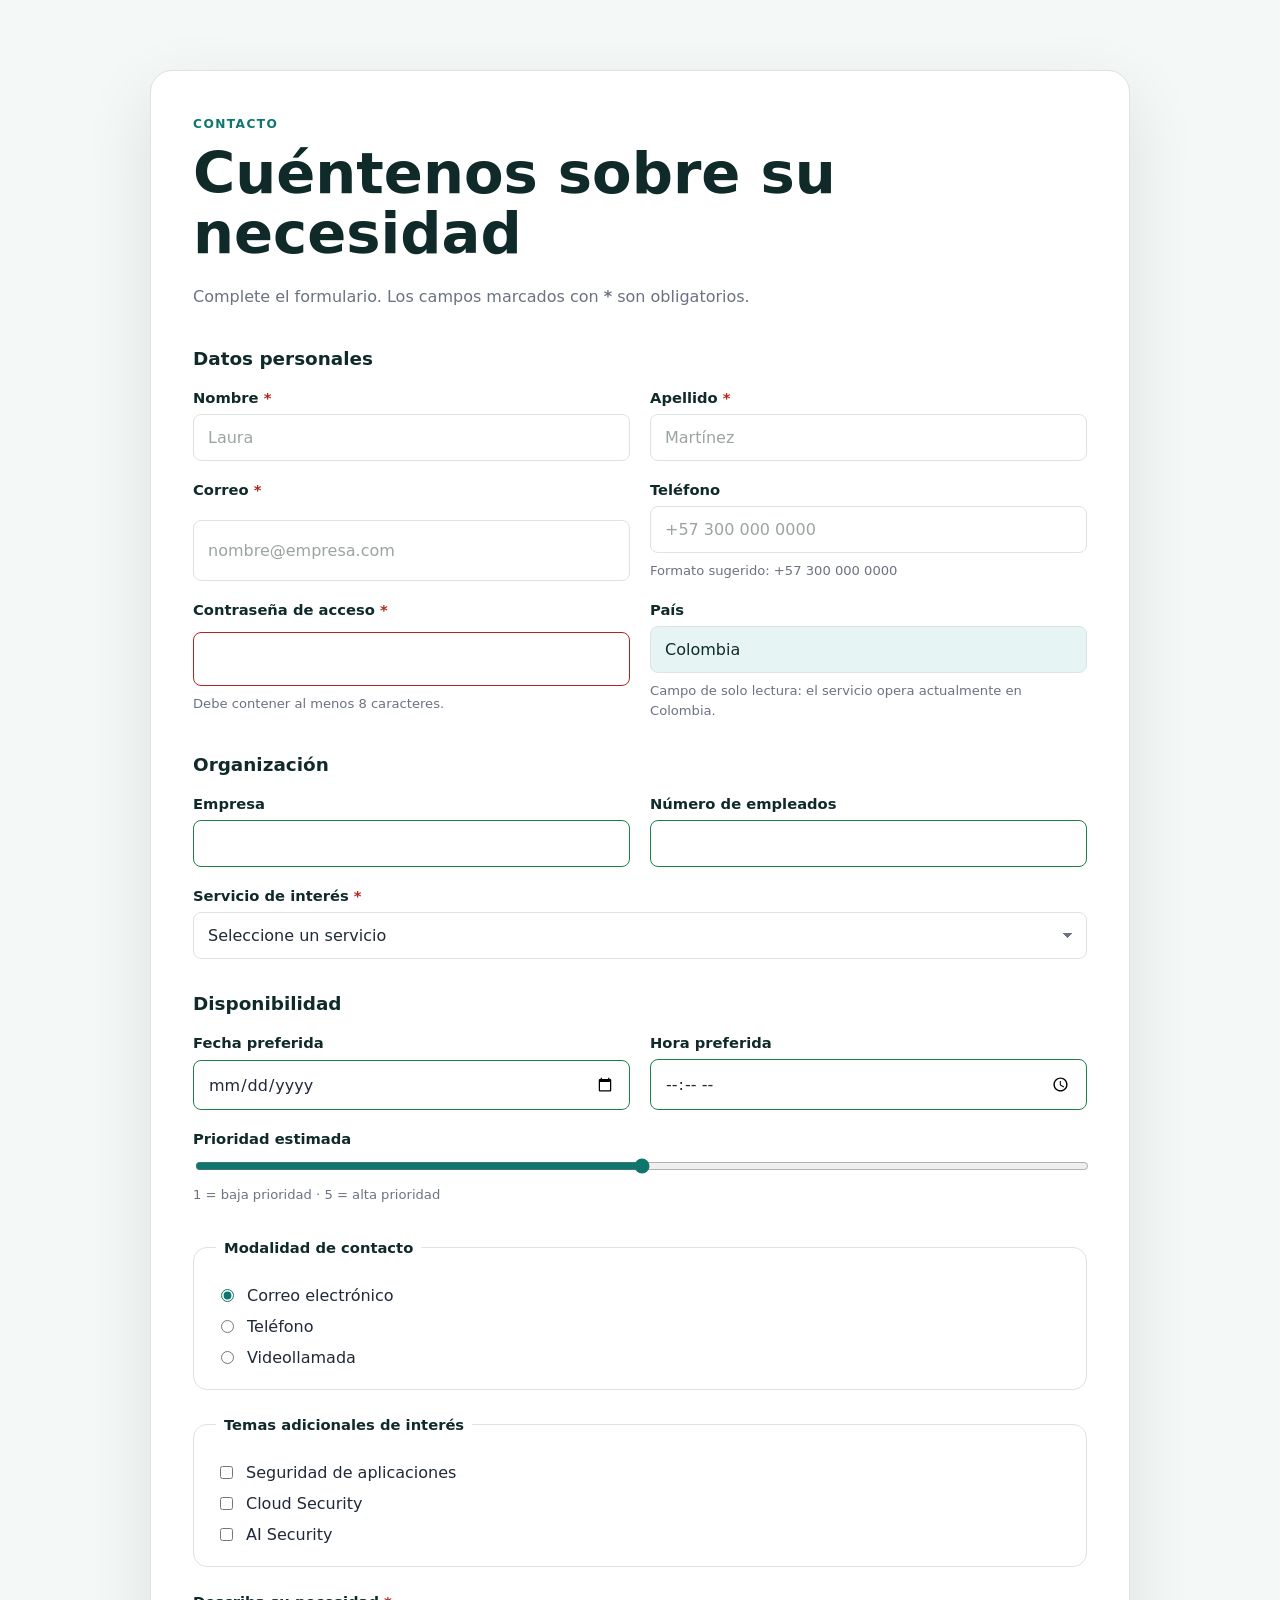
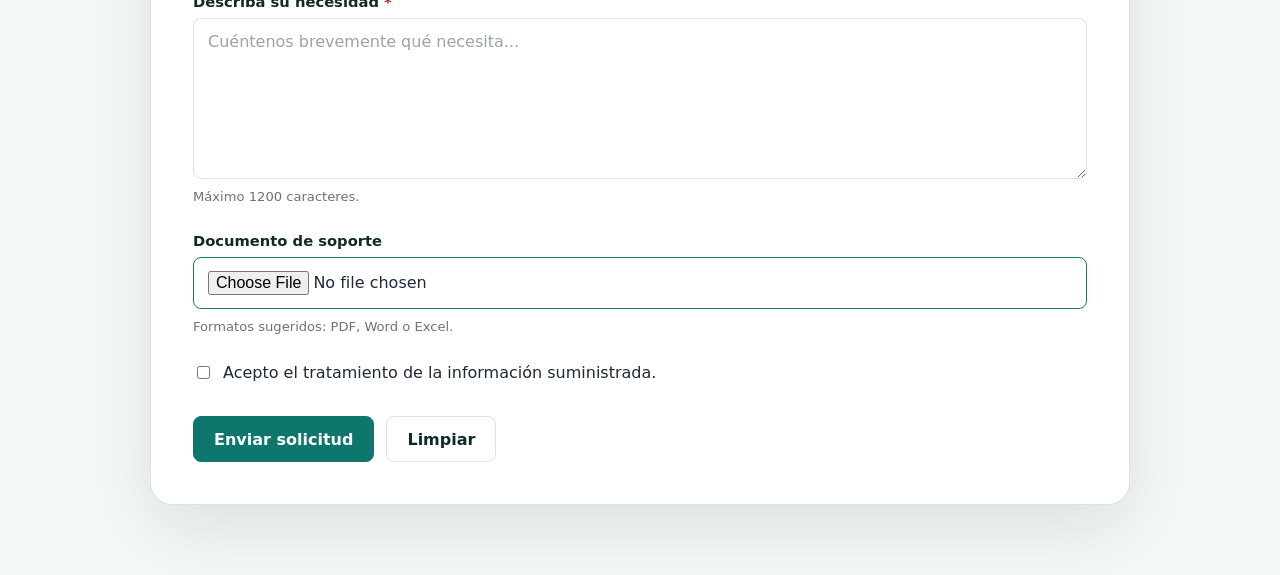
<file: parte1/index.html>
<!DOCTYPE html>
<html lang="es">
<head>
  <meta charset="UTF-8">
  <meta name="viewport" content="width=device-width, initial-scale=1.0">
  <title>Formulario de contacto | Cuéntenos sobre su necesidad</title>
  <link rel="stylesheet" href="styles.css">
</head>
<body>
  <main class="form-page">
    <section class="form-section">
      <div class="form-container">

        <!-- MÓDULO 18: estructura semántica -->
        <header class="form-header">
          <span class="eyebrow">CONTACTO</span>
          <h1>Cuéntenos sobre su necesidad</h1>
          <p>
            Complete el formulario. Los campos marcados con
            <strong>*</strong> son obligatorios.
          </p>
        </header>

        <form class="contact-form" action="#" method="post" novalidate>

          <!-- ===================== DATOS PERSONALES ===================== -->
          <section class="form-block">
            <h2>Datos personales</h2>

            <!-- MÓDULO 24: grid de 2 columnas -->
            <div class="form-grid">
              <div class="form-field">
                <label for="nombre">
                  Nombre
                  <span class="required-mark" aria-hidden="true">*</span>
                </label>
                <input
                  type="text"
                  id="nombre"
                  name="nombre"
                  autocomplete="given-name"
                  placeholder="Laura"
                  minlength="2"
                  required
                >
              </div>
              <div class="form-field">
                <label for="apellido">
                  Apellido
                  <span class="required-mark" aria-hidden="true">*</span>
                </label>
                <input
                  type="text"
                  id="apellido"
                  name="apellido"
                  autocomplete="family-name"
                  placeholder="Martínez"
                  minlength="2"
                  required
                >
              </div>
            </div>

            <div class="form-grid">
              <div class="form-field">
                <label for="email">
                  Correo
                  <span class="required-mark" aria-hidden="true">*</span>
                </label>
                <input
                  type="email"
                  id="email"
                  name="email"
                  autocomplete="email"
                  placeholder="nombre@empresa.com"
                  required
                >
              </div>
              <div class="form-field">
                <label for="telefono">Teléfono</label>
                <!-- MÓDULO 17: validación con pattern + title -->
                <input
                  type="tel"
                  id="telefono"
                  name="telefono"
                  autocomplete="tel"
                  placeholder="+57 300 000 0000"
                  pattern="^\+?[0-9]{7,13}$"
                  title="Ingrese solo números, opcionalmente con + al inicio (7 a 13 dígitos)."
                  aria-describedby="telefono-help"
                >
                <small id="telefono-help" class="field-help">
                  Formato sugerido: +57 300 000 0000
                </small>
              </div>
            </div>

            <!-- MÓDULO 17 / 31: contraseña con minlength + readonly/disabled -->
            <div class="form-grid">
              <div class="form-field">
                <label for="password">
                  Contraseña de acceso
                  <span class="required-mark" aria-hidden="true">*</span>
                </label>
                <input
                  type="password"
                  id="password"
                  name="password"
                  minlength="8"
                  autocomplete="new-password"
                  aria-describedby="password-help"
                  required
                >
                <small id="password-help" class="field-help">
                  Debe contener al menos 8 caracteres.
                </small>
              </div>
              <div class="form-field">
                <label for="pais">País</label>
                <!-- MÓDULO 31: readonly -->
                <input
                  type="text"
                  id="pais"
                  name="pais"
                  value="Colombia"
                  readonly
                  aria-describedby="pais-help"
                >
                <small id="pais-help" class="field-help">
                  Campo de solo lectura: el servicio opera actualmente en Colombia.
                </small>
              </div>
            </div>
          </section>

          <!-- ===================== ORGANIZACIÓN ===================== -->
          <section class="form-block">
            <h2>Organización</h2>

            <div class="form-grid">
              <div class="form-field">
                <label for="empresa">Empresa</label>
                <input
                  type="text"
                  id="empresa"
                  name="empresa"
                  autocomplete="organization"
                  list="empresas-sugeridas"
                >
                <!-- MÓDULO 15: datalist -->
                <datalist id="empresas-sugeridas">
                  <option value="Independiente">
                  <option value="Pyme">
                  <option value="Empresa mediana">
                  <option value="Corporativo">
                </datalist>
              </div>
              <div class="form-field">
                <label for="empleados">Número de empleados</label>
                <input
                  type="number"
                  id="empleados"
                  name="empleados"
                  min="1"
                  max="100000"
                  step="1"
                >
              </div>
            </div>

            <div class="form-field">
              <label for="servicio">
                Servicio de interés
                <span class="required-mark" aria-hidden="true">*</span>
              </label>
              <!-- MÓDULO 9: optgroup -->
              <select id="servicio" name="servicio" required>
                <option value="" selected disabled>Seleccione un servicio</option>
                <optgroup label="Auditorías de Seguridad">
                  <option value="pentesting">Pentesting</option>
                  <option value="hacking-etico">Hacking Ético</option>
                  <option value="iso27001">ISO 27001</option>
                </optgroup>
                <optgroup label="Desarrollo Seguro">
                  <option value="ssdlc">SSDLC</option>
                  <option value="devsecops">DevSecOps</option>
                  <option value="ai-security">AI Security</option>
                </optgroup>
              </select>
            </div>
          </section>

          <!-- ===================== DISPONIBILIDAD ===================== -->
          <section class="form-block">
            <h2>Disponibilidad</h2>

            <div class="form-grid">
              <div class="form-field">
                <label for="fecha">Fecha preferida</label>
                <input type="date" id="fecha" name="fecha">
              </div>
              <div class="form-field">
                <label for="hora">Hora preferida</label>
                <input type="time" id="hora" name="hora">
              </div>
            </div>

            <!-- MÓDULO 14: range -->
            <div class="form-field">
              <label for="prioridad">Prioridad estimada</label>
              <input
                type="range"
                id="prioridad"
                name="prioridad"
                min="1"
                max="5"
                value="3"
                aria-describedby="prioridad-help"
              >
              <small id="prioridad-help" class="field-help">
                1 = baja prioridad · 5 = alta prioridad
              </small>
            </div>
          </section>

          <!-- ===================== MODALIDAD (radio) ===================== -->
          <fieldset>
            <legend>Modalidad de contacto</legend>
            <div class="choice-list">
              <label class="choice">
                <input type="radio" name="modalidad" value="correo" checked>
                <span>Correo electrónico</span>
              </label>
              <label class="choice">
                <input type="radio" name="modalidad" value="telefono">
                <span>Teléfono</span>
              </label>
              <label class="choice">
                <input type="radio" name="modalidad" value="videollamada">
                <span>Videollamada</span>
              </label>
            </div>
          </fieldset>

          <!-- ===================== INTERESES (checkbox) ===================== -->
          <fieldset>
            <legend>Temas adicionales de interés</legend>
            <div class="choice-list">
              <label class="choice">
                <input type="checkbox" name="intereses" value="seguridad">
                <span>Seguridad de aplicaciones</span>
              </label>
              <label class="choice">
                <input type="checkbox" name="intereses" value="cloud">
                <span>Cloud Security</span>
              </label>
              <label class="choice">
                <input type="checkbox" name="intereses" value="ia">
                <span>AI Security</span>
              </label>
            </div>
          </fieldset>

          <!-- ===================== MENSAJE ===================== -->
          <div class="form-field">
            <label for="mensaje">
              Describa su necesidad
              <span class="required-mark" aria-hidden="true">*</span>
            </label>
            <textarea
              id="mensaje"
              name="mensaje"
              rows="7"
              maxlength="1200"
              placeholder="Cuéntenos brevemente qué necesita..."
              required
            ></textarea>
            <small class="field-help">Máximo 1200 caracteres.</small>
          </div>

          <!-- ===================== ARCHIVO ===================== -->
          <div class="form-field">
            <label for="archivo">Documento de soporte</label>
            <input
              type="file"
              id="archivo"
              name="archivo"
              accept=".pdf,.doc,.docx,.xlsx"
              aria-describedby="archivo-help"
            >
            <small id="archivo-help" class="field-help">
              Formatos sugeridos: PDF, Word o Excel.
            </small>
          </div>

          <!-- ===================== TÉRMINOS ===================== -->
          <label class="choice">
            <input type="checkbox" name="terminos" required>
            <span>Acepto el tratamiento de la información suministrada.</span>
          </label>

          <!-- ===================== BOTONES ===================== -->
          <div class="form-actions">
            <button type="submit" class="button button-primary">Enviar solicitud</button>
            <button type="reset" class="button button-secondary">Limpiar</button>
          </div>

        </form>
      </div>
    </section>
  </main>
</body>
</html>
</file>
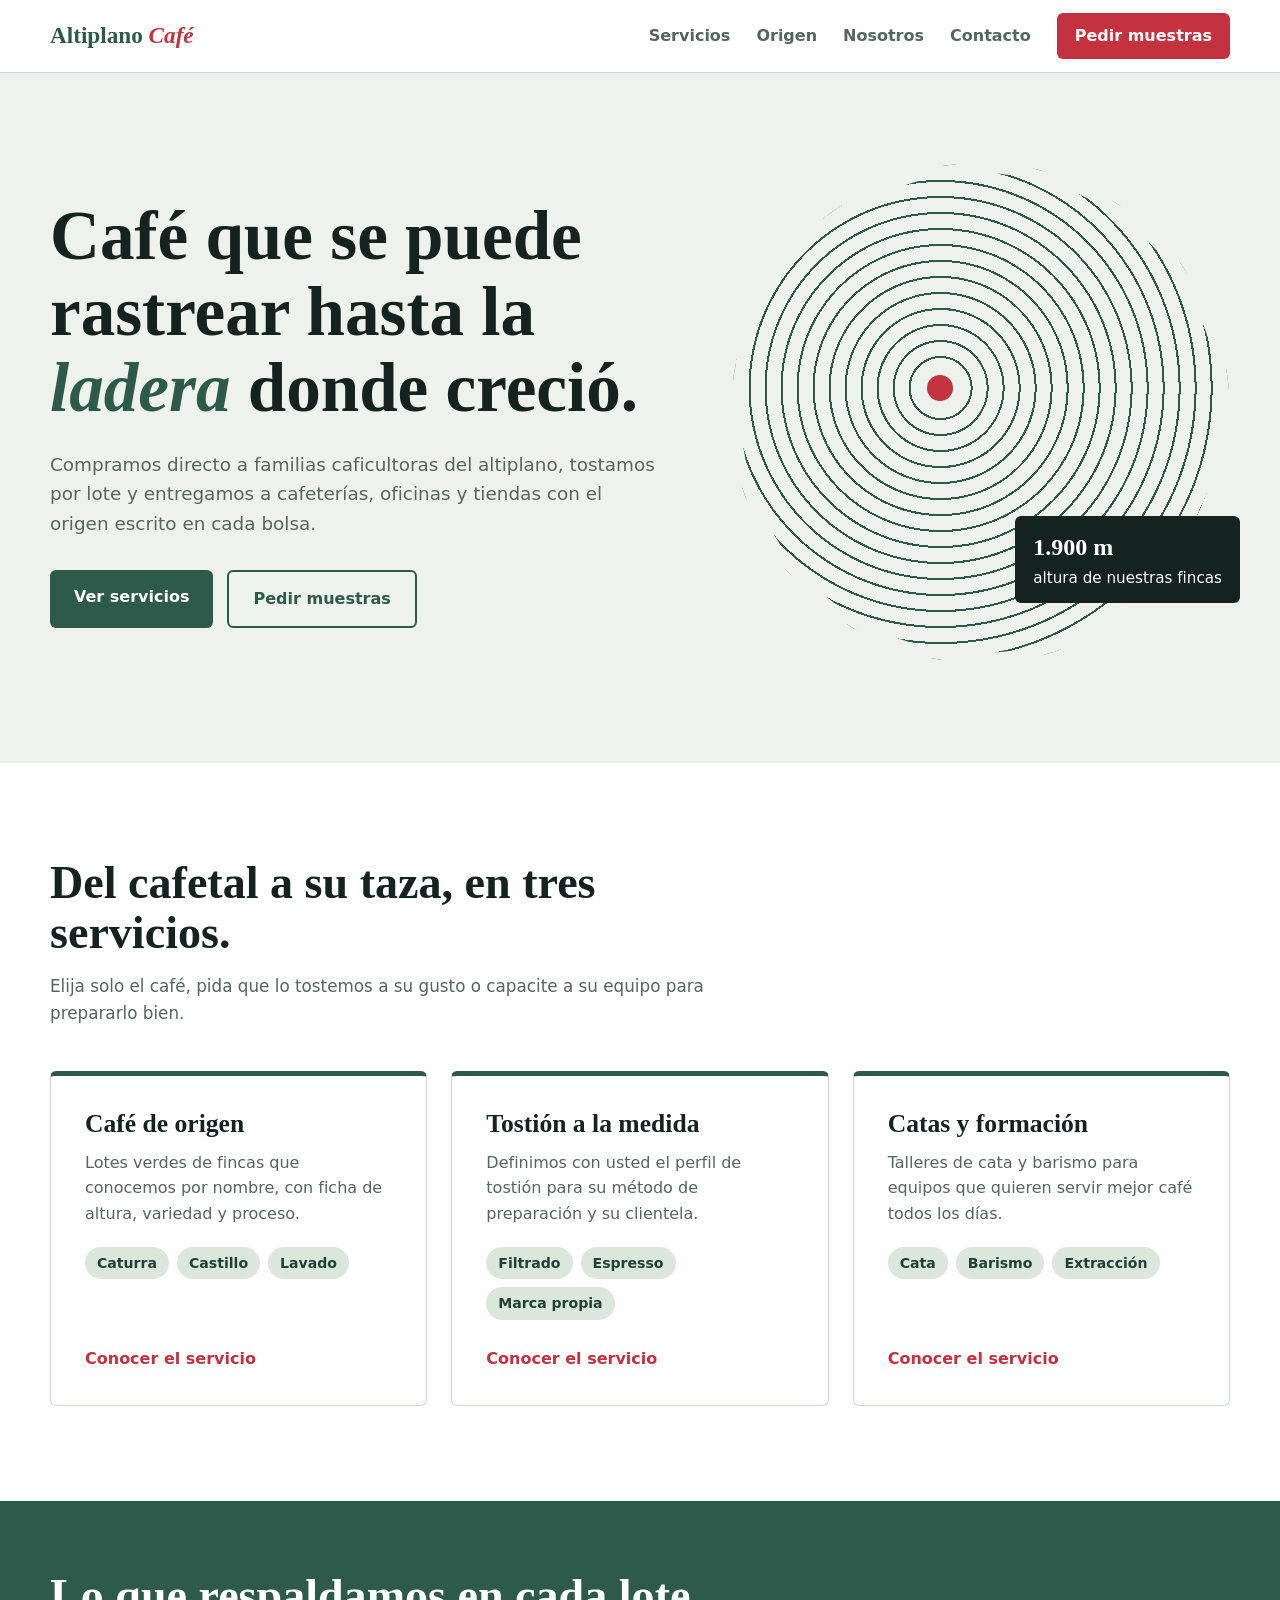
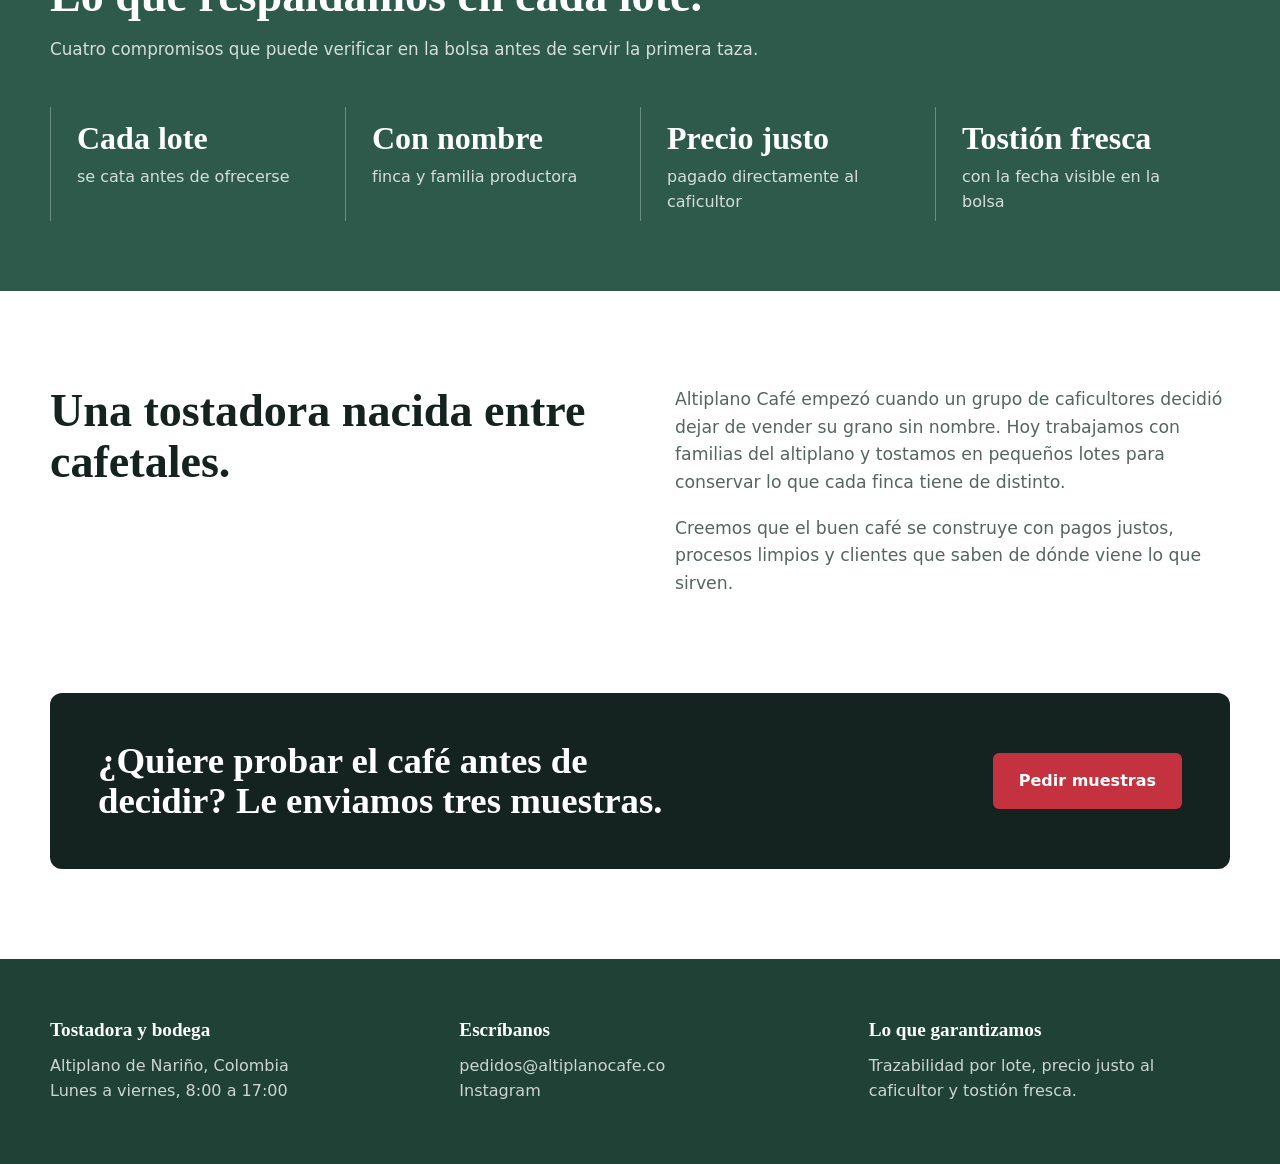
<file: Taller3-DavidAux/index.html>
<!doctype html>
<html lang="es">
<head>
    <meta charset="utf-8">
    <meta name="viewport" content="width=device-width, initial-scale=1">
    <meta name="description" content="Café de especialidad de altura: compra directa a fincas, tostión a la medida y catas.">
    <title>Inicio | Altiplano Café</title>
    <link rel="stylesheet" href="styles.css">
</head>
<body>
<header class="header">
    <div class="container header-container">
        <a class="brand" href="index.html">Altiplano <span>Café</span></a>
        <nav class="nav" aria-label="Navegación principal">
            <a href="index.html#servicios">Servicios</a>
            <a href="index.html#origen">Origen</a>
            <a href="index.html#nosotros">Nosotros</a>
            <a href="index.html#contacto">Contacto</a>
            <a class="nav-cta" href="index.html#contacto">Pedir muestras</a>
        </nav>
    </div>
</header>
<main>
<section class="hero">
    <div class="container hero-grid">
        <div>
            <h1>Café que se puede rastrear hasta la <em>ladera</em> donde creció.</h1>
            <p class="hero-description">Compramos directo a familias caficultoras del altiplano, tostamos por lote y entregamos a cafeterías, oficinas y tiendas con el origen escrito en cada bolsa.</p>
            <div class="hero-actions">
                <a class="primary-action" href="#servicios">Ver servicios</a>
                <a class="secondary-action" href="#contacto">Pedir muestras</a>
            </div>
        </div>
        <div class="contour" role="img" aria-label="Curvas de nivel de una montaña cafetera">
            <div class="contour-tag"><strong>1.900 m</strong>altura de nuestras fincas</div>
        </div>
    </div>
</section>

<section class="services" id="servicios">
    <div class="container">
        <header class="section-heading">
            <h2>Del cafetal a su taza, en tres servicios.</h2>
            <p>Elija solo el café, pida que lo tostemos a su gusto o capacite a su equipo para prepararlo bien.</p>
        </header>
        <div class="services-grid">
            <article class="service-card">
                <h3>Café de origen</h3>
                <p>Lotes verdes de fincas que conocemos por nombre, con ficha de altura, variedad y proceso.</p>
                <div class="tag-list"><span>Caturra</span><span>Castillo</span><span>Lavado</span></div>
                <a class="card-link" href="cafe-de-origen.html">Conocer el servicio</a>
            </article>
            <article class="service-card">
                <h3>Tostión a la medida</h3>
                <p>Definimos con usted el perfil de tostión para su método de preparación y su clientela.</p>
                <div class="tag-list"><span>Filtrado</span><span>Espresso</span><span>Marca propia</span></div>
                <a class="card-link" href="tostion.html">Conocer el servicio</a>
            </article>
            <article class="service-card">
                <h3>Catas y formación</h3>
                <p>Talleres de cata y barismo para equipos que quieren servir mejor café todos los días.</p>
                <div class="tag-list"><span>Cata</span><span>Barismo</span><span>Extracción</span></div>
                <a class="card-link" href="catas-formacion.html">Conocer el servicio</a>
            </article>
        </div>
    </div>
</section>

<section class="origin" id="origen">
    <div class="container">
        <header class="section-heading">
            <h2>Lo que respaldamos en cada lote.</h2>
            <p>Cuatro compromisos que puede verificar en la bolsa antes de servir la primera taza.</p>
        </header>
        <div class="origin-grid">
            <div class="origin-item"><strong>Cada lote</strong><span>se cata antes de ofrecerse</span></div>
            <div class="origin-item"><strong>Con nombre</strong><span>finca y familia productora</span></div>
            <div class="origin-item"><strong>Precio justo</strong><span>pagado directamente al caficultor</span></div>
            <div class="origin-item"><strong>Tostión fresca</strong><span>con la fecha visible en la bolsa</span></div>
        </div>
    </div>
</section>

<section class="about" id="nosotros">
    <div class="container about-grid">
        <h2>Una tostadora nacida entre cafetales.</h2>
        <div class="about-text">
            <p>Altiplano Café empezó cuando un grupo de caficultores decidió dejar de vender su grano sin nombre. Hoy trabajamos con familias del altiplano y tostamos en pequeños lotes para conservar lo que cada finca tiene de distinto.</p>
            <p>Creemos que el buen café se construye con pagos justos, procesos limpios y clientes que saben de dónde viene lo que sirven.</p>
        </div>
    </div>
</section>

<section class="cta">
    <div class="container">
        <div class="cta-box">
            <h2>¿Quiere probar el café antes de decidir? Le enviamos tres muestras.</h2>
            <a class="cta-button" href="#contacto">Pedir muestras</a>
        </div>
    </div>
</section>
</main>
<footer class="footer" id="contacto">
    <div class="container footer-grid">
        <section><h3>Tostadora y bodega</h3><p>Altiplano de Nariño, Colombia</p><p>Lunes a viernes, 8:00 a 17:00</p></section>
        <section><h3>Escríbanos</h3><a href="mailto:pedidos@altiplanocafe.co">pedidos@altiplanocafe.co</a><a href="https://www.instagram.com/" target="_blank" rel="noopener noreferrer">Instagram</a></section>
        <section><h3>Lo que garantizamos</h3><p>Trazabilidad por lote, precio justo al caficultor y tostión fresca.</p></section>
    </div>
</footer>
</body>
</html>
</file>
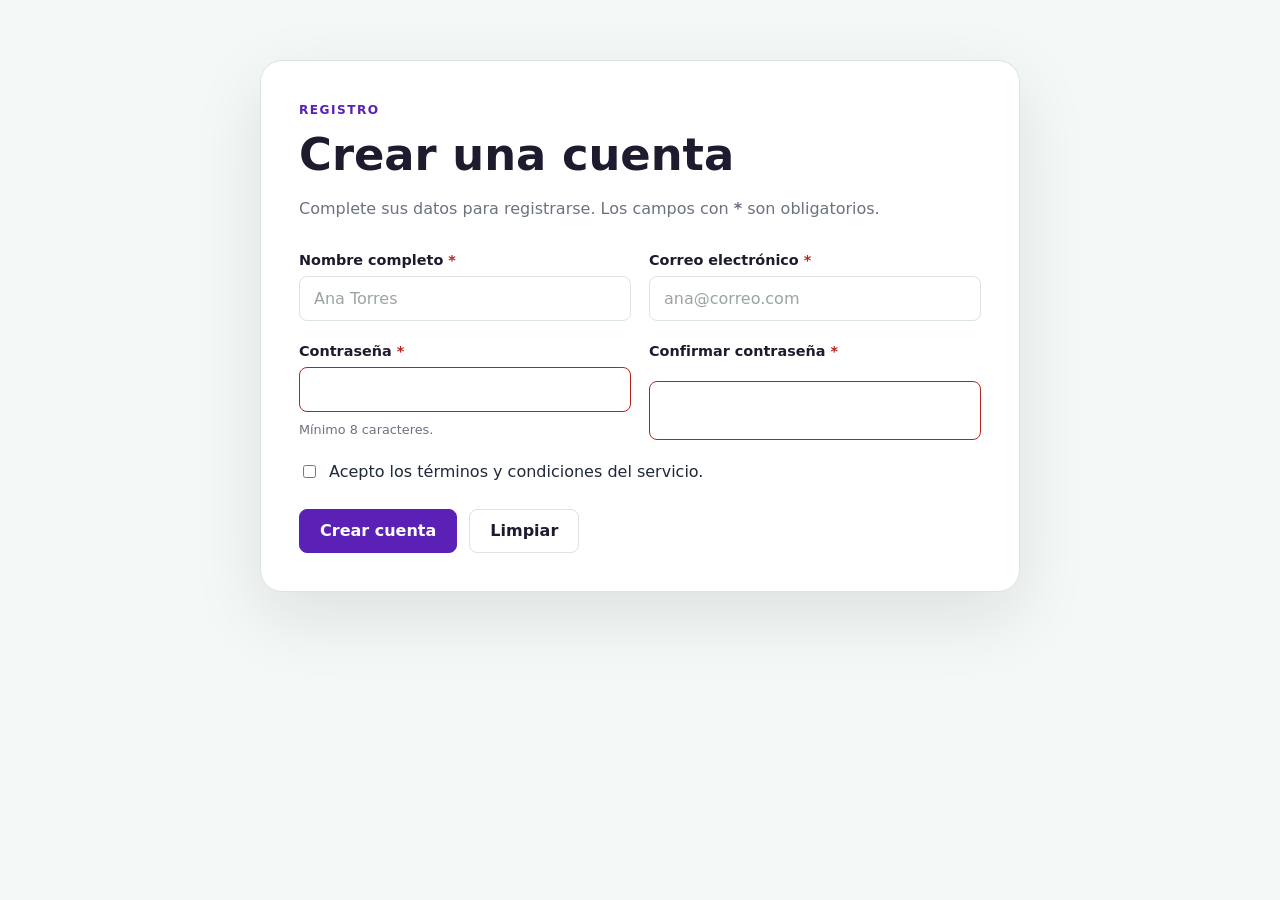
<file: parte2/ejercicio1-registro/index.html>
<!DOCTYPE html>
<html lang="es">
<head>
  <meta charset="UTF-8">
  <meta name="viewport" content="width=device-width, initial-scale=1.0">
  <title>Ejercicio 1 · Registro de usuario</title>
  <link rel="stylesheet" href="styles.css">
</head>
<body>
  <main class="form-page">
    <section class="form-section">
      <div class="form-container">
        <header class="form-header">
          <span class="eyebrow">REGISTRO</span>
          <h1>Crear una cuenta</h1>
          <p>Complete sus datos para registrarse. Los campos con <strong>*</strong> son obligatorios.</p>
        </header>

        <form class="contact-form" action="#" method="post" novalidate>
          <div class="form-grid">
            <div class="form-field">
              <label for="nombre">
                Nombre completo
                <span class="required-mark" aria-hidden="true">*</span>
              </label>
              <input type="text" id="nombre" name="nombre" autocomplete="name" placeholder="Ana Torres" required>
            </div>
            <div class="form-field">
              <label for="correo">
                Correo electrónico
                <span class="required-mark" aria-hidden="true">*</span>
              </label>
              <input type="email" id="correo" name="correo" autocomplete="email" placeholder="ana@correo.com" required>
            </div>
          </div>

          <div class="form-grid">
            <div class="form-field">
              <label for="password">
                Contraseña
                <span class="required-mark" aria-hidden="true">*</span>
              </label>
              <input
                type="password"
                id="password"
                name="password"
                minlength="8"
                autocomplete="new-password"
                aria-describedby="password-help"
                required
              >
              <small id="password-help" class="field-help">Mínimo 8 caracteres.</small>
            </div>
            <div class="form-field">
              <label for="confirmar">
                Confirmar contraseña
                <span class="required-mark" aria-hidden="true">*</span>
              </label>
              <input
                type="password"
                id="confirmar"
                name="confirmar"
                minlength="8"
                autocomplete="new-password"
                required
              >
            </div>
          </div>

          <label class="choice">
            <input type="checkbox" name="terminos" required>
            <span>Acepto los términos y condiciones del servicio.</span>
          </label>

          <div class="form-actions">
            <button type="submit" class="button button-primary">Crear cuenta</button>
            <button type="reset" class="button button-secondary">Limpiar</button>
          </div>
        </form>
      </div>
    </section>
  </main>
</body>
</html>
</file>
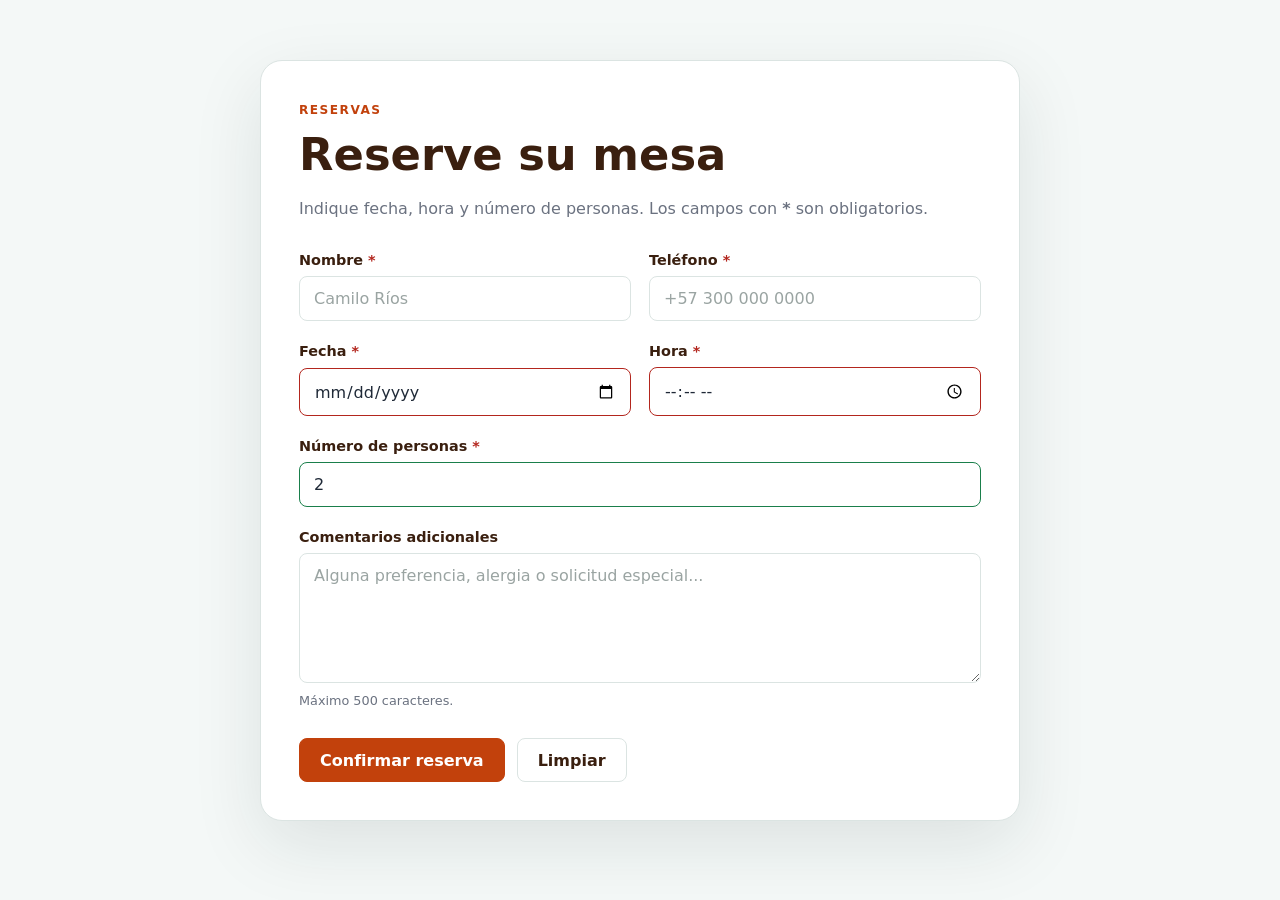
<file: parte2/ejercicio2-reserva/index.html>
<!DOCTYPE html>
<html lang="es">
<head>
  <meta charset="UTF-8">
  <meta name="viewport" content="width=device-width, initial-scale=1.0">
  <title>Ejercicio 2 · Reserva de mesa</title>
  <link rel="stylesheet" href="styles.css">
</head>
<body>
  <main class="form-page">
    <section class="form-section">
      <div class="form-container">
        <header class="form-header">
          <span class="eyebrow">RESERVAS</span>
          <h1>Reserve su mesa</h1>
          <p>Indique fecha, hora y número de personas. Los campos con <strong>*</strong> son obligatorios.</p>
        </header>

        <form class="contact-form" action="#" method="post" novalidate>
          <div class="form-grid">
            <div class="form-field">
              <label for="nombre">
                Nombre
                <span class="required-mark" aria-hidden="true">*</span>
              </label>
              <input type="text" id="nombre" name="nombre" autocomplete="name" placeholder="Camilo Ríos" required>
            </div>
            <div class="form-field">
              <label for="telefono">
                Teléfono
                <span class="required-mark" aria-hidden="true">*</span>
              </label>
              <input
                type="tel"
                id="telefono"
                name="telefono"
                pattern="^\+?[0-9]{7,13}$"
                title="Ingrese solo números (7 a 13 dígitos)."
                placeholder="+57 300 000 0000"
                required
              >
            </div>
          </div>

          <div class="form-grid">
            <div class="form-field">
              <label for="fecha">
                Fecha
                <span class="required-mark" aria-hidden="true">*</span>
              </label>
              <input type="date" id="fecha" name="fecha" required>
            </div>
            <div class="form-field">
              <label for="hora">
                Hora
                <span class="required-mark" aria-hidden="true">*</span>
              </label>
              <input type="time" id="hora" name="hora" required>
            </div>
          </div>

          <div class="form-field">
            <label for="personas">
              Número de personas
              <span class="required-mark" aria-hidden="true">*</span>
            </label>
            <input type="number" id="personas" name="personas" min="1" max="20" step="1" value="2" required>
          </div>

          <div class="form-field">
            <label for="comentarios">Comentarios adicionales</label>
            <textarea
              id="comentarios"
              name="comentarios"
              rows="5"
              maxlength="500"
              placeholder="Alguna preferencia, alergia o solicitud especial..."
            ></textarea>
            <small class="field-help">Máximo 500 caracteres.</small>
          </div>

          <div class="form-actions">
            <button type="submit" class="button button-primary">Confirmar reserva</button>
            <button type="reset" class="button button-secondary">Limpiar</button>
          </div>
        </form>
      </div>
    </section>
  </main>
</body>
</html>
</file>
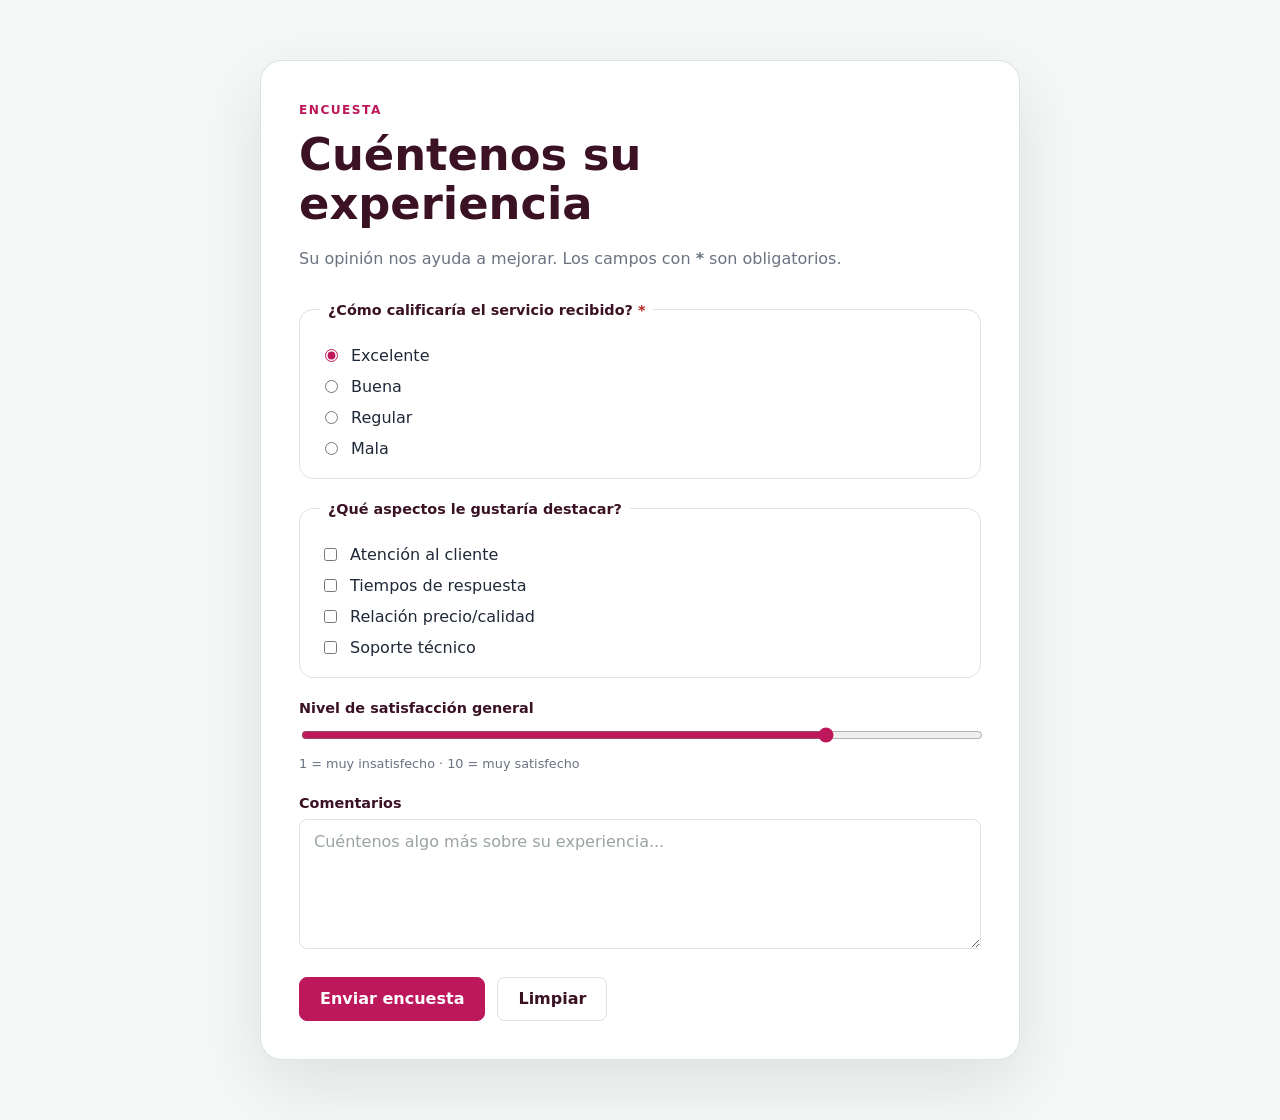
<file: parte2/ejercicio3-encuesta/index.html>
<!DOCTYPE html>
<html lang="es">
<head>
  <meta charset="UTF-8">
  <meta name="viewport" content="width=device-width, initial-scale=1.0">
  <title>Ejercicio 3 · Encuesta de satisfacción</title>
  <link rel="stylesheet" href="styles.css">
</head>
<body>
  <main class="form-page">
    <section class="form-section">
      <div class="form-container">
        <header class="form-header">
          <span class="eyebrow">ENCUESTA</span>
          <h1>Cuéntenos su experiencia</h1>
          <p>Su opinión nos ayuda a mejorar. Los campos con <strong>*</strong> son obligatorios.</p>
        </header>

        <form class="contact-form" action="#" method="post" novalidate>

          <fieldset>
            <legend>
              ¿Cómo calificaría el servicio recibido?
              <span class="required-mark" aria-hidden="true">*</span>
            </legend>
            <div class="choice-list">
              <label class="choice">
                <input type="radio" name="calificacion" value="excelente" checked>
                <span>Excelente</span>
              </label>
              <label class="choice">
                <input type="radio" name="calificacion" value="buena">
                <span>Buena</span>
              </label>
              <label class="choice">
                <input type="radio" name="calificacion" value="regular">
                <span>Regular</span>
              </label>
              <label class="choice">
                <input type="radio" name="calificacion" value="mala">
                <span>Mala</span>
              </label>
            </div>
          </fieldset>

          <fieldset>
            <legend>¿Qué aspectos le gustaría destacar?</legend>
            <div class="choice-list">
              <label class="choice">
                <input type="checkbox" name="aspectos" value="atencion">
                <span>Atención al cliente</span>
              </label>
              <label class="choice">
                <input type="checkbox" name="aspectos" value="tiempos">
                <span>Tiempos de respuesta</span>
              </label>
              <label class="choice">
                <input type="checkbox" name="aspectos" value="precio">
                <span>Relación precio/calidad</span>
              </label>
              <label class="choice">
                <input type="checkbox" name="aspectos" value="soporte">
                <span>Soporte técnico</span>
              </label>
            </div>
          </fieldset>

          <div class="form-field">
            <label for="satisfaccion">Nivel de satisfacción general</label>
            <input
              type="range"
              id="satisfaccion"
              name="satisfaccion"
              min="1"
              max="10"
              value="8"
              aria-describedby="satisfaccion-help"
            >
            <small id="satisfaccion-help" class="field-help">1 = muy insatisfecho · 10 = muy satisfecho</small>
          </div>

          <div class="form-field">
            <label for="comentarios">Comentarios</label>
            <textarea
              id="comentarios"
              name="comentarios"
              rows="5"
              maxlength="600"
              placeholder="Cuéntenos algo más sobre su experiencia..."
            ></textarea>
          </div>

          <div class="form-actions">
            <button type="submit" class="button button-primary">Enviar encuesta</button>
            <button type="reset" class="button button-secondary">Limpiar</button>
          </div>
        </form>
      </div>
    </section>
  </main>
</body>
</html>
</file>
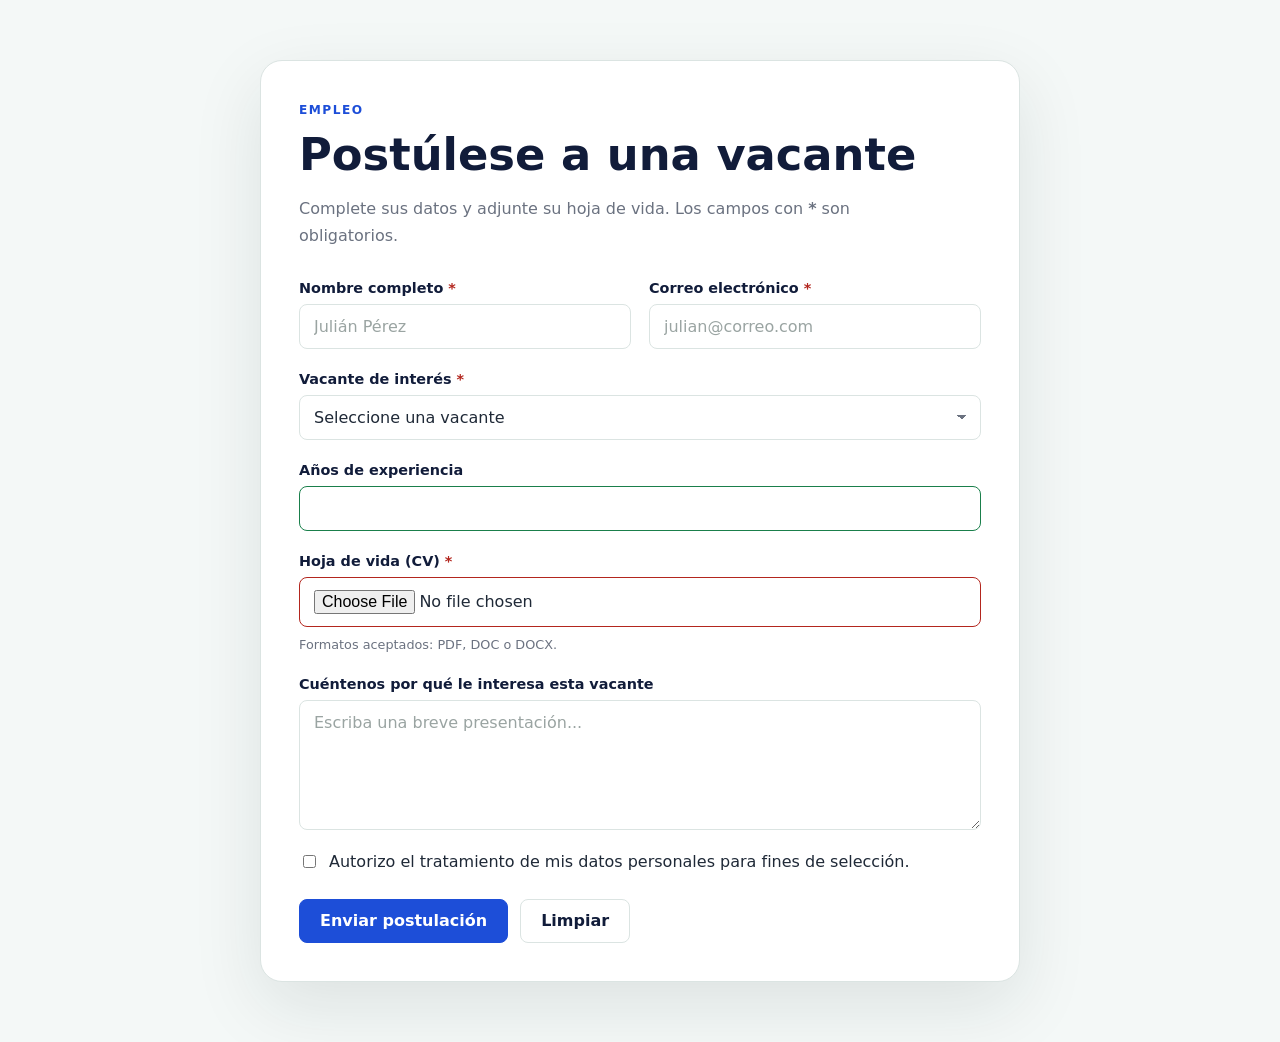
<file: parte2/ejercicio4-solicitud-laboral/index.html>
<!DOCTYPE html>
<html lang="es">
<head>
  <meta charset="UTF-8">
  <meta name="viewport" content="width=device-width, initial-scale=1.0">
  <title>Ejercicio 4 · Solicitud de empleo</title>
  <link rel="stylesheet" href="styles.css">
</head>
<body>
  <main class="form-page">
    <section class="form-section">
      <div class="form-container">
        <header class="form-header">
          <span class="eyebrow">EMPLEO</span>
          <h1>Postúlese a una vacante</h1>
          <p>Complete sus datos y adjunte su hoja de vida. Los campos con <strong>*</strong> son obligatorios.</p>
        </header>

        <form class="contact-form" action="#" method="post" novalidate>
          <div class="form-grid">
            <div class="form-field">
              <label for="nombre">
                Nombre completo
                <span class="required-mark" aria-hidden="true">*</span>
              </label>
              <input type="text" id="nombre" name="nombre" autocomplete="name" placeholder="Julián Pérez" required>
            </div>
            <div class="form-field">
              <label for="correo">
                Correo electrónico
                <span class="required-mark" aria-hidden="true">*</span>
              </label>
              <input type="email" id="correo" name="correo" autocomplete="email" placeholder="julian@correo.com" required>
            </div>
          </div>

          <div class="form-field">
            <label for="vacante">
              Vacante de interés
              <span class="required-mark" aria-hidden="true">*</span>
            </label>
            <select id="vacante" name="vacante" required>
              <option value="" selected disabled>Seleccione una vacante</option>
              <optgroup label="Tecnología">
                <option value="frontend">Desarrollador Frontend</option>
                <option value="backend">Desarrollador Backend</option>
                <option value="qa">Analista QA</option>
              </optgroup>
              <optgroup label="Seguridad">
                <option value="pentester">Pentester</option>
                <option value="soc">Analista SOC</option>
              </optgroup>
            </select>
          </div>

          <div class="form-field">
            <label for="experiencia">Años de experiencia</label>
            <input type="number" id="experiencia" name="experiencia" min="0" max="50" step="1">
          </div>

          <div class="form-field">
            <label for="cv">
              Hoja de vida (CV)
              <span class="required-mark" aria-hidden="true">*</span>
            </label>
            <input
              type="file"
              id="cv"
              name="cv"
              accept=".pdf,.doc,.docx"
              aria-describedby="cv-help"
              required
            >
            <small id="cv-help" class="field-help">Formatos aceptados: PDF, DOC o DOCX.</small>
          </div>

          <div class="form-field">
            <label for="mensaje">Cuéntenos por qué le interesa esta vacante</label>
            <textarea
              id="mensaje"
              name="mensaje"
              rows="5"
              maxlength="800"
              placeholder="Escriba una breve presentación..."
            ></textarea>
          </div>

          <label class="choice">
            <input type="checkbox" name="terminos" required>
            <span>Autorizo el tratamiento de mis datos personales para fines de selección.</span>
          </label>

          <div class="form-actions">
            <button type="submit" class="button button-primary">Enviar postulación</button>
            <button type="reset" class="button button-secondary">Limpiar</button>
          </div>
        </form>
      </div>
    </section>
  </main>
</body>
</html>
</file>
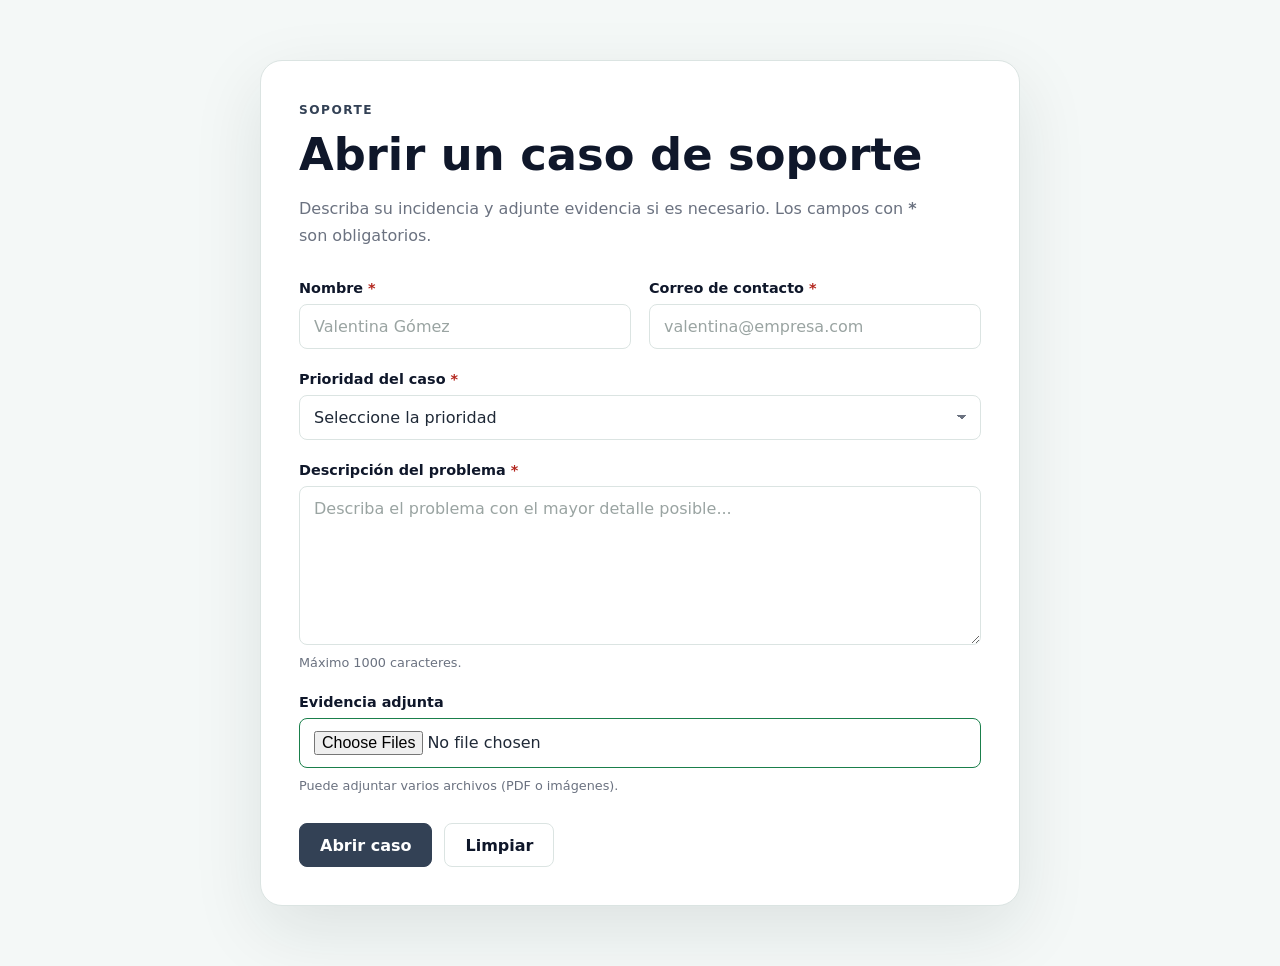
<file: parte2/ejercicio5-soporte/index.html>
<!DOCTYPE html>
<html lang="es">
<head>
  <meta charset="UTF-8">
  <meta name="viewport" content="width=device-width, initial-scale=1.0">
  <title>Ejercicio 5 · Solicitud de soporte técnico</title>
  <link rel="stylesheet" href="styles.css">
</head>
<body>
  <main class="form-page">
    <section class="form-section">
      <div class="form-container">
        <header class="form-header">
          <span class="eyebrow">SOPORTE</span>
          <h1>Abrir un caso de soporte</h1>
          <p>Describa su incidencia y adjunte evidencia si es necesario. Los campos con <strong>*</strong> son obligatorios.</p>
        </header>

        <form class="contact-form" action="#" method="post" novalidate>
          <div class="form-grid">
            <div class="form-field">
              <label for="nombre">
                Nombre
                <span class="required-mark" aria-hidden="true">*</span>
              </label>
              <input type="text" id="nombre" name="nombre" autocomplete="name" placeholder="Valentina Gómez" required>
            </div>
            <div class="form-field">
              <label for="correo">
                Correo de contacto
                <span class="required-mark" aria-hidden="true">*</span>
              </label>
              <input type="email" id="correo" name="correo" autocomplete="email" placeholder="valentina@empresa.com" required>
            </div>
          </div>

          <div class="form-field">
            <label for="prioridad">
              Prioridad del caso
              <span class="required-mark" aria-hidden="true">*</span>
            </label>
            <select id="prioridad" name="prioridad" required>
              <option value="" selected disabled>Seleccione la prioridad</option>
              <option value="baja">Baja</option>
              <option value="media">Media</option>
              <option value="alta">Alta</option>
              <option value="critica">Crítica</option>
            </select>
          </div>

          <div class="form-field">
            <label for="descripcion">
              Descripción del problema
              <span class="required-mark" aria-hidden="true">*</span>
            </label>
            <textarea
              id="descripcion"
              name="descripcion"
              rows="7"
              maxlength="1000"
              placeholder="Describa el problema con el mayor detalle posible..."
              aria-describedby="descripcion-help"
              required
            ></textarea>
            <small id="descripcion-help" class="field-help">Máximo 1000 caracteres.</small>
          </div>

          <div class="form-field">
            <label for="archivo">Evidencia adjunta</label>
            <input
              type="file"
              id="archivo"
              name="archivo"
              accept=".pdf,.png,.jpg,.jpeg"
              multiple
              aria-describedby="archivo-help"
            >
            <small id="archivo-help" class="field-help">Puede adjuntar varios archivos (PDF o imágenes).</small>
          </div>

          <div class="form-actions">
            <button type="submit" class="button button-primary">Abrir caso</button>
            <button type="reset" class="button button-secondary">Limpiar</button>
          </div>
        </form>
      </div>
    </section>
  </main>
</body>
</html>
</file>
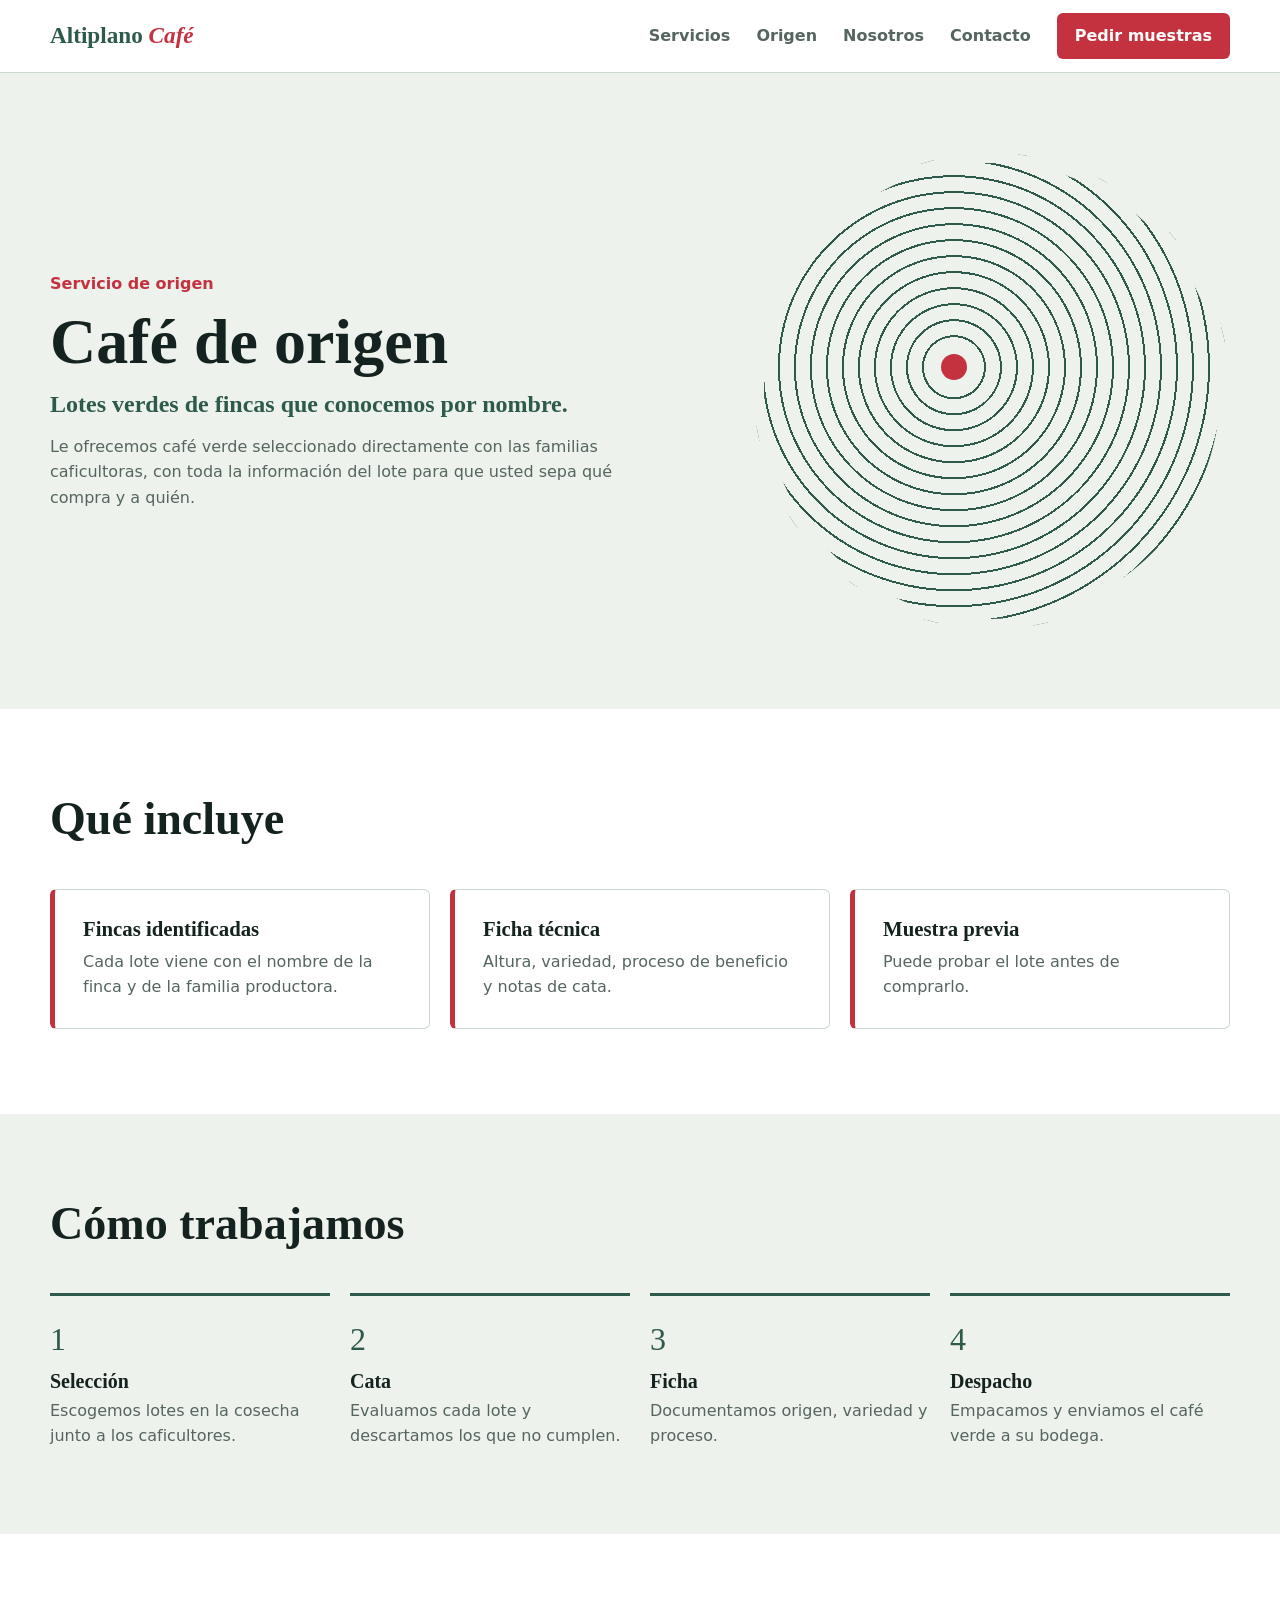
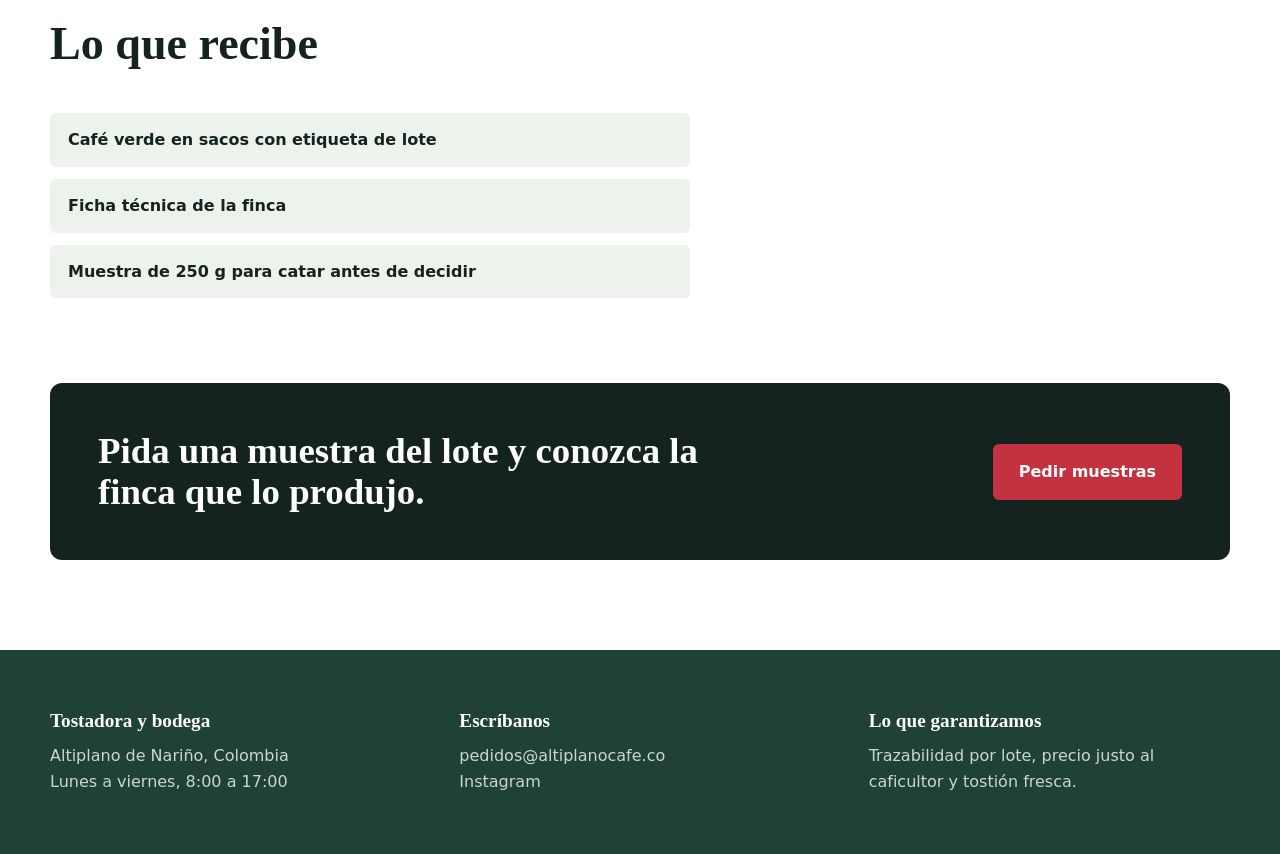
<file: Taller3-DavidAux/cafe-de-origen.html>
<!doctype html>
<html lang="es">
<head>
    <meta charset="utf-8">
    <meta name="viewport" content="width=device-width, initial-scale=1">
    <meta name="description" content="Lotes de café verde de fincas conocidas, con ficha de altura, variedad y proceso.">
    <title>Café de origen | Altiplano Café</title>
    <link rel="stylesheet" href="styles.css">
</head>
<body>
<header class="header">
    <div class="container header-container">
        <a class="brand" href="index.html">Altiplano <span>Café</span></a>
        <nav class="nav" aria-label="Navegación principal">
            <a href="index.html#servicios">Servicios</a>
            <a href="index.html#origen">Origen</a>
            <a href="index.html#nosotros">Nosotros</a>
            <a href="index.html#contacto">Contacto</a>
            <a class="nav-cta" href="index.html#contacto">Pedir muestras</a>
        </nav>
    </div>
</header>
<main>
<section class="service-hero">
    <div class="container service-hero-grid">
        <div>
            <span class="service-category">Servicio de origen</span>
            <h1>Café de origen</h1>
            <h2>Lotes verdes de fincas que conocemos por nombre.</h2>
            <p>Le ofrecemos café verde seleccionado directamente con las familias caficultoras, con toda la información del lote para que usted sepa qué compra y a quién.</p>
        </div>
        <div class="contour" role="img" aria-label="Curvas de nivel de una montaña cafetera"></div>
    </div>
</section>

<section class="service-section">
    <div class="container">
        <header class="section-heading"><h2>Qué incluye</h2></header>
        <div class="feature-grid"><article class="feature-card"><h3>Fincas identificadas</h3><p>Cada lote viene con el nombre de la finca y de la familia productora.</p></article><article class="feature-card"><h3>Ficha técnica</h3><p>Altura, variedad, proceso de beneficio y notas de cata.</p></article><article class="feature-card"><h3>Muestra previa</h3><p>Puede probar el lote antes de comprarlo.</p></article></div>
    </div>
</section>

<section class="service-section service-section-soft">
    <div class="container">
        <header class="section-heading"><h2>Cómo trabajamos</h2></header>
        <div class="steps"><article class="step"><h3>Selección</h3><p>Escogemos lotes en la cosecha junto a los caficultores.</p></article><article class="step"><h3>Cata</h3><p>Evaluamos cada lote y descartamos los que no cumplen.</p></article><article class="step"><h3>Ficha</h3><p>Documentamos origen, variedad y proceso.</p></article><article class="step"><h3>Despacho</h3><p>Empacamos y enviamos el café verde a su bodega.</p></article></div>
    </div>
</section>

<section class="service-section">
    <div class="container">
        <header class="section-heading"><h2>Lo que recibe</h2></header>
        <ul class="deliverables"><li>Café verde en sacos con etiqueta de lote</li><li>Ficha técnica de la finca</li><li>Muestra de 250 g para catar antes de decidir</li></ul>
    </div>
</section>

<section class="cta">
    <div class="container">
        <div class="cta-box">
            <h2>Pida una muestra del lote y conozca la finca que lo produjo.</h2>
            <a class="cta-button" href="index.html#contacto">Pedir muestras</a>
        </div>
    </div>
</section>
</main>
<footer class="footer" id="contacto">
    <div class="container footer-grid">
        <section><h3>Tostadora y bodega</h3><p>Altiplano de Nariño, Colombia</p><p>Lunes a viernes, 8:00 a 17:00</p></section>
        <section><h3>Escríbanos</h3><a href="mailto:pedidos@altiplanocafe.co">pedidos@altiplanocafe.co</a><a href="https://www.instagram.com/" target="_blank" rel="noopener noreferrer">Instagram</a></section>
        <section><h3>Lo que garantizamos</h3><p>Trazabilidad por lote, precio justo al caficultor y tostión fresca.</p></section>
    </div>
</footer>
</body>
</html>
</file>
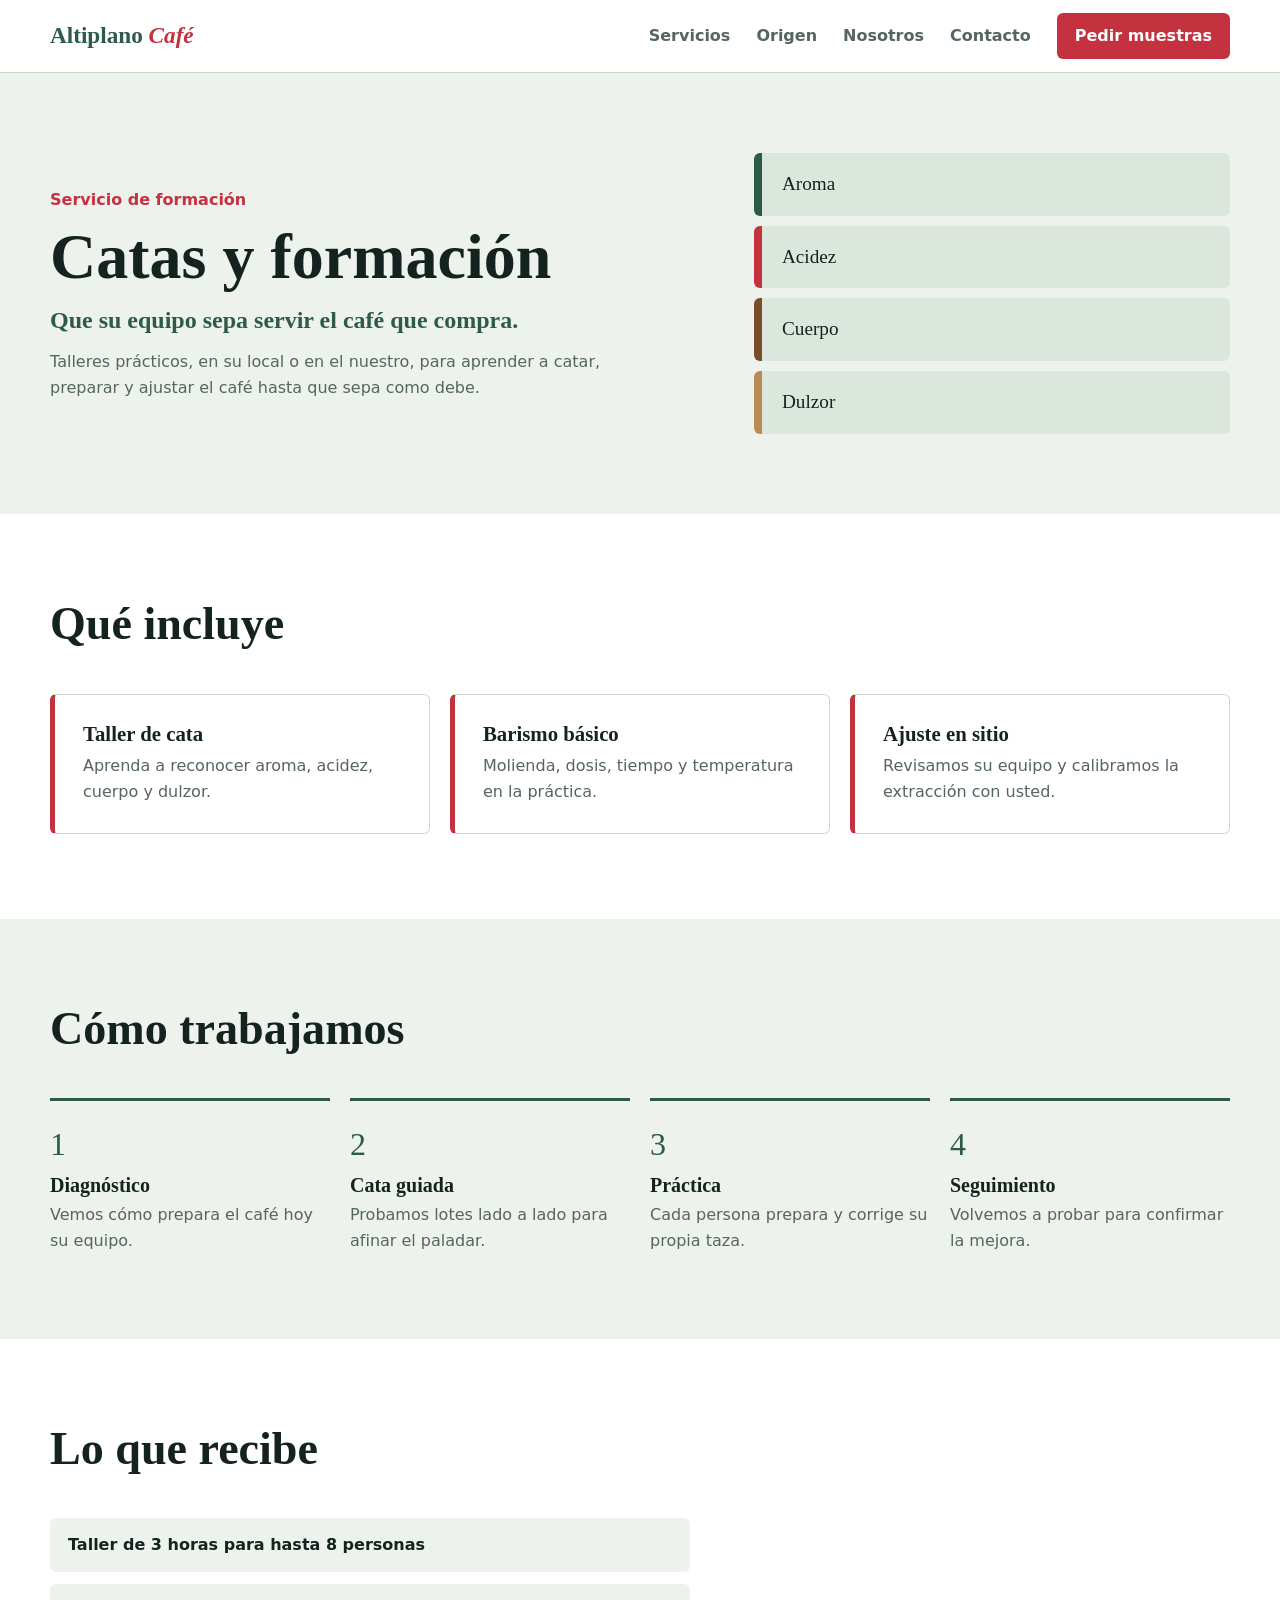
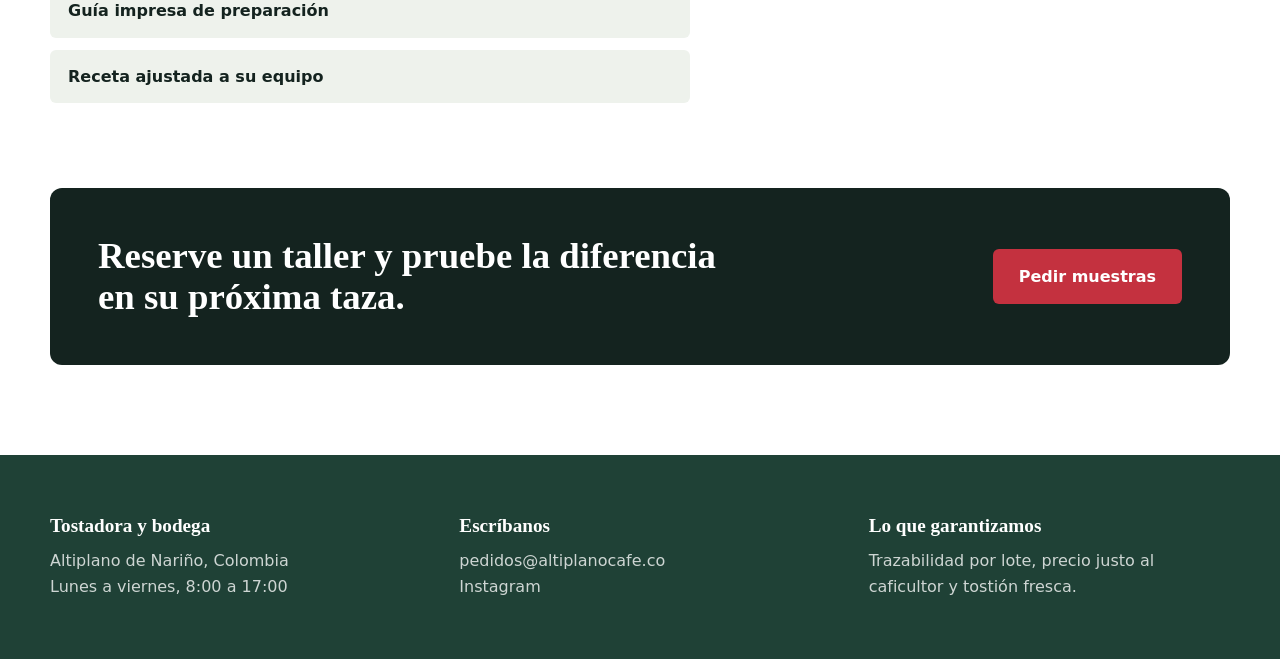
<file: Taller3-DavidAux/catas-formacion.html>
<!doctype html>
<html lang="es">
<head>
    <meta charset="utf-8">
    <meta name="viewport" content="width=device-width, initial-scale=1">
    <meta name="description" content="Talleres de cata y barismo para equipos de cafeterías, oficinas y tiendas.">
    <title>Catas y formación | Altiplano Café</title>
    <link rel="stylesheet" href="styles.css">
</head>
<body>
<header class="header">
    <div class="container header-container">
        <a class="brand" href="index.html">Altiplano <span>Café</span></a>
        <nav class="nav" aria-label="Navegación principal">
            <a href="index.html#servicios">Servicios</a>
            <a href="index.html#origen">Origen</a>
            <a href="index.html#nosotros">Nosotros</a>
            <a href="index.html#contacto">Contacto</a>
            <a class="nav-cta" href="index.html#contacto">Pedir muestras</a>
        </nav>
    </div>
</header>
<main>
<section class="service-hero">
    <div class="container service-hero-grid">
        <div>
            <span class="service-category">Servicio de formación</span>
            <h1>Catas y formación</h1>
            <h2>Que su equipo sepa servir el café que compra.</h2>
            <p>Talleres prácticos, en su local o en el nuestro, para aprender a catar, preparar y ajustar el café hasta que sepa como debe.</p>
        </div>
        <div class="cup-notes" role="img" aria-label="Notas de cata: aroma, acidez, cuerpo y dulzor"><div>Aroma</div><div>Acidez</div><div>Cuerpo</div><div>Dulzor</div></div>
    </div>
</section>

<section class="service-section">
    <div class="container">
        <header class="section-heading"><h2>Qué incluye</h2></header>
        <div class="feature-grid"><article class="feature-card"><h3>Taller de cata</h3><p>Aprenda a reconocer aroma, acidez, cuerpo y dulzor.</p></article><article class="feature-card"><h3>Barismo básico</h3><p>Molienda, dosis, tiempo y temperatura en la práctica.</p></article><article class="feature-card"><h3>Ajuste en sitio</h3><p>Revisamos su equipo y calibramos la extracción con usted.</p></article></div>
    </div>
</section>

<section class="service-section service-section-soft">
    <div class="container">
        <header class="section-heading"><h2>Cómo trabajamos</h2></header>
        <div class="steps"><article class="step"><h3>Diagnóstico</h3><p>Vemos cómo prepara el café hoy su equipo.</p></article><article class="step"><h3>Cata guiada</h3><p>Probamos lotes lado a lado para afinar el paladar.</p></article><article class="step"><h3>Práctica</h3><p>Cada persona prepara y corrige su propia taza.</p></article><article class="step"><h3>Seguimiento</h3><p>Volvemos a probar para confirmar la mejora.</p></article></div>
    </div>
</section>

<section class="service-section">
    <div class="container">
        <header class="section-heading"><h2>Lo que recibe</h2></header>
        <ul class="deliverables"><li>Taller de 3 horas para hasta 8 personas</li><li>Guía impresa de preparación</li><li>Receta ajustada a su equipo</li></ul>
    </div>
</section>

<section class="cta">
    <div class="container">
        <div class="cta-box">
            <h2>Reserve un taller y pruebe la diferencia en su próxima taza.</h2>
            <a class="cta-button" href="index.html#contacto">Pedir muestras</a>
        </div>
    </div>
</section>
</main>
<footer class="footer" id="contacto">
    <div class="container footer-grid">
        <section><h3>Tostadora y bodega</h3><p>Altiplano de Nariño, Colombia</p><p>Lunes a viernes, 8:00 a 17:00</p></section>
        <section><h3>Escríbanos</h3><a href="mailto:pedidos@altiplanocafe.co">pedidos@altiplanocafe.co</a><a href="https://www.instagram.com/" target="_blank" rel="noopener noreferrer">Instagram</a></section>
        <section><h3>Lo que garantizamos</h3><p>Trazabilidad por lote, precio justo al caficultor y tostión fresca.</p></section>
    </div>
</footer>
</body>
</html>
</file>
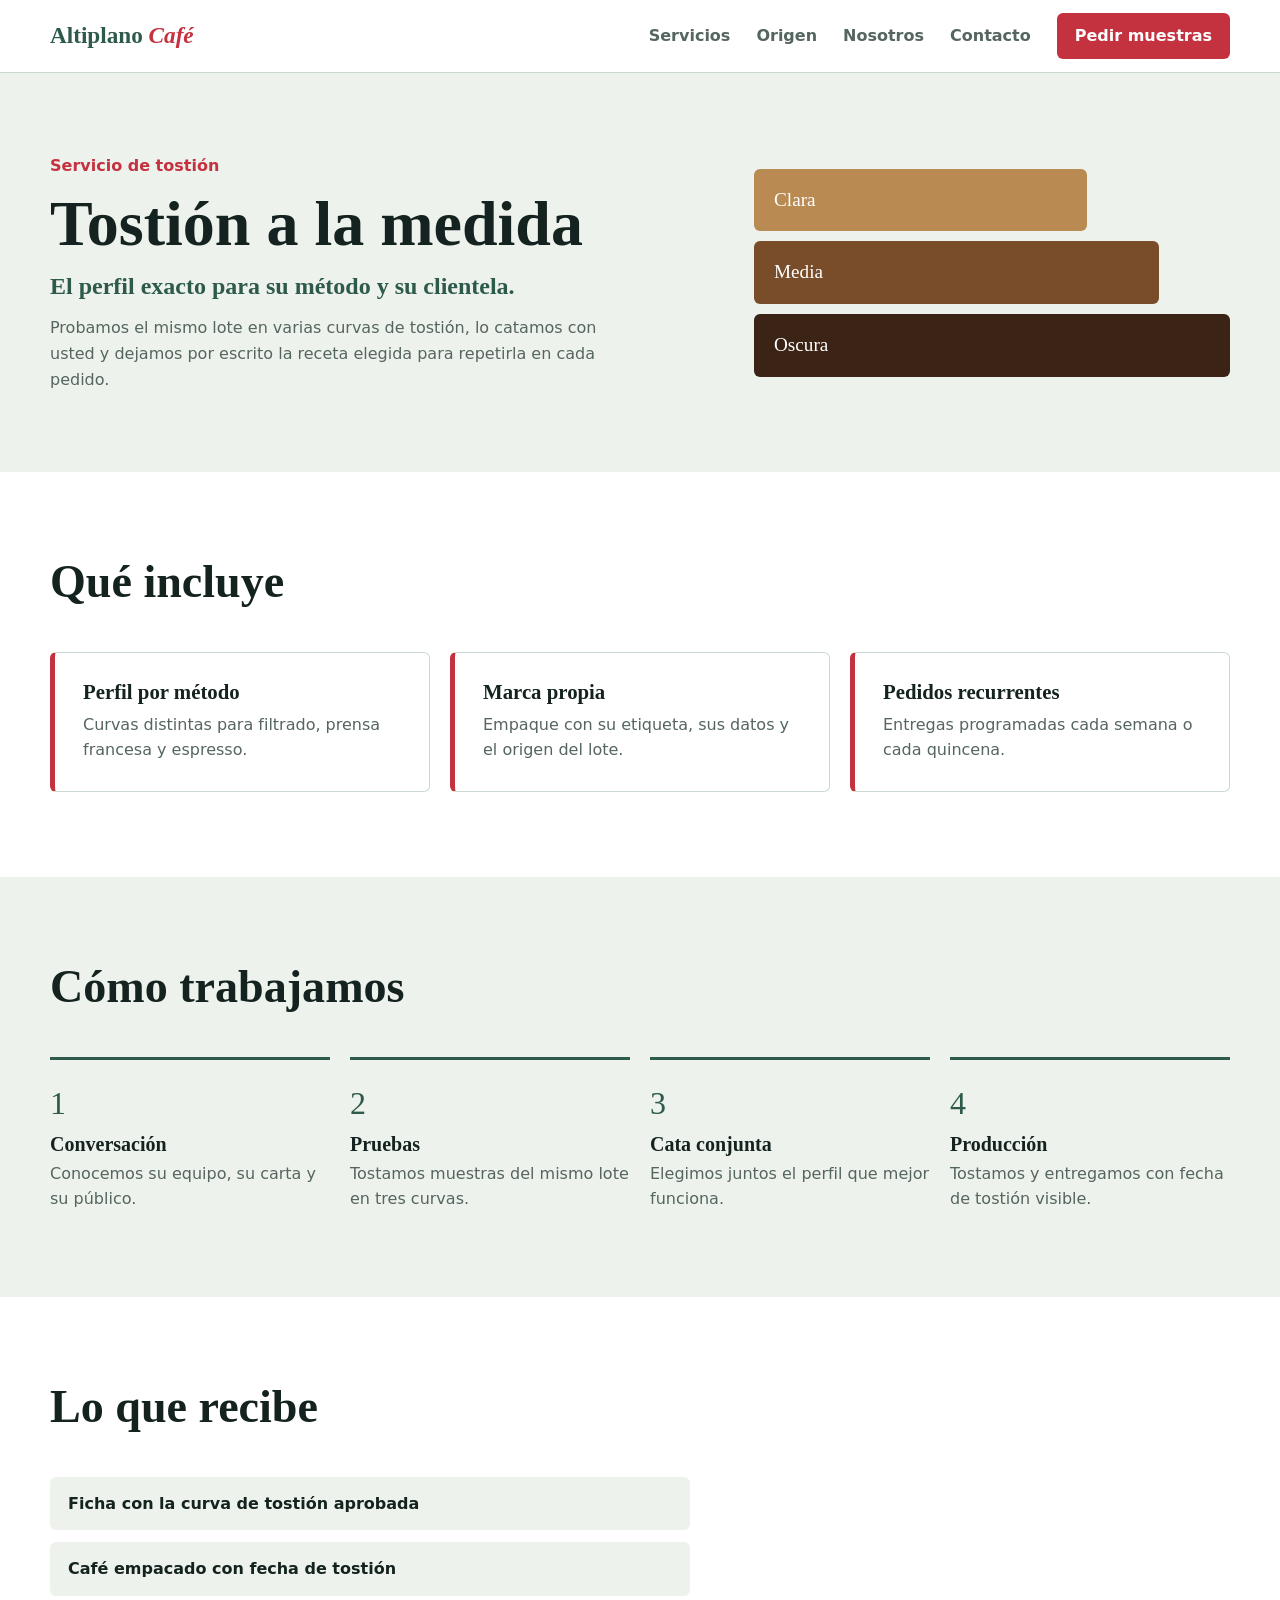
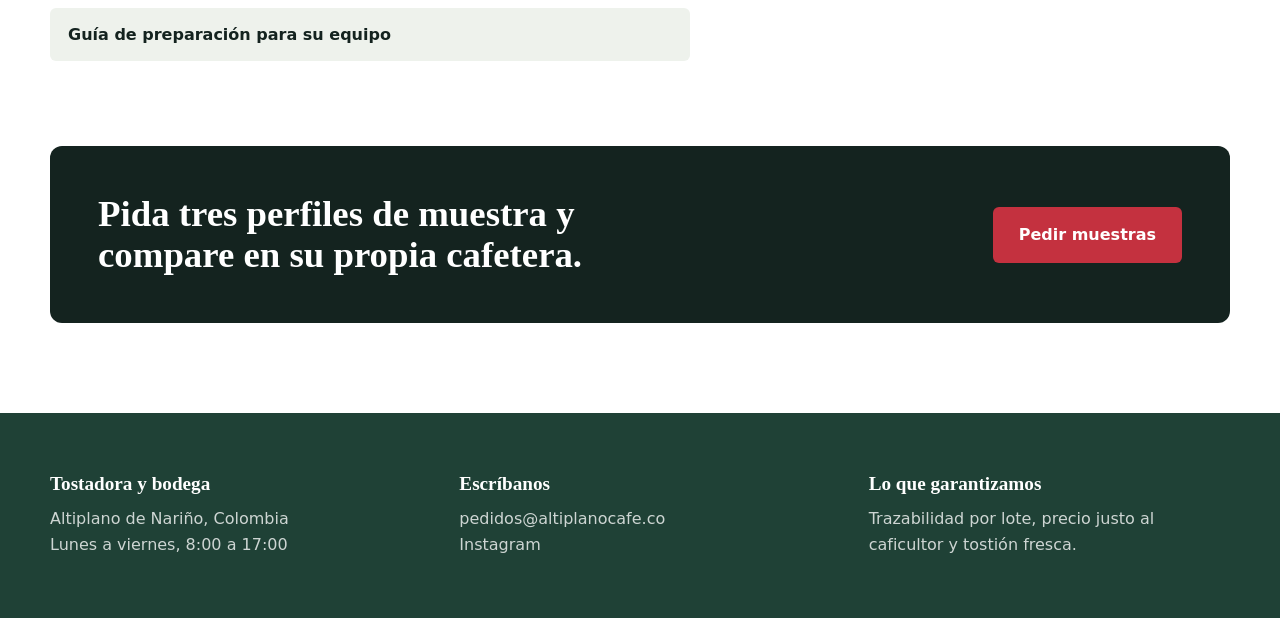
<file: Taller3-DavidAux/tostion.html>
<!doctype html>
<html lang="es">
<head>
    <meta charset="utf-8">
    <meta name="viewport" content="width=device-width, initial-scale=1">
    <meta name="description" content="Tostión a la medida para cafeterías, oficinas y marcas propias.">
    <title>Tostión a la medida | Altiplano Café</title>
    <link rel="stylesheet" href="styles.css">
</head>
<body>
<header class="header">
    <div class="container header-container">
        <a class="brand" href="index.html">Altiplano <span>Café</span></a>
        <nav class="nav" aria-label="Navegación principal">
            <a href="index.html#servicios">Servicios</a>
            <a href="index.html#origen">Origen</a>
            <a href="index.html#nosotros">Nosotros</a>
            <a href="index.html#contacto">Contacto</a>
            <a class="nav-cta" href="index.html#contacto">Pedir muestras</a>
        </nav>
    </div>
</header>
<main>
<section class="service-hero">
    <div class="container service-hero-grid">
        <div>
            <span class="service-category">Servicio de tostión</span>
            <h1>Tostión a la medida</h1>
            <h2>El perfil exacto para su método y su clientela.</h2>
            <p>Probamos el mismo lote en varias curvas de tostión, lo catamos con usted y dejamos por escrito la receta elegida para repetirla en cada pedido.</p>
        </div>
        <div class="roast-scale" role="img" aria-label="Escala de tostión de clara a oscura">
            <div>Clara</div><div>Media</div><div>Oscura</div>
        </div>
    </div>
</section>

<section class="service-section">
    <div class="container">
        <header class="section-heading"><h2>Qué incluye</h2></header>
        <div class="feature-grid">
            <article class="feature-card"><h3>Perfil por método</h3><p>Curvas distintas para filtrado, prensa francesa y espresso.</p></article>
            <article class="feature-card"><h3>Marca propia</h3><p>Empaque con su etiqueta, sus datos y el origen del lote.</p></article>
            <article class="feature-card"><h3>Pedidos recurrentes</h3><p>Entregas programadas cada semana o cada quincena.</p></article>
        </div>
    </div>
</section>

<section class="service-section service-section-soft">
    <div class="container">
        <header class="section-heading"><h2>Cómo trabajamos</h2></header>
        <div class="steps">
            <article class="step"><h3>Conversación</h3><p>Conocemos su equipo, su carta y su público.</p></article>
            <article class="step"><h3>Pruebas</h3><p>Tostamos muestras del mismo lote en tres curvas.</p></article>
            <article class="step"><h3>Cata conjunta</h3><p>Elegimos juntos el perfil que mejor funciona.</p></article>
            <article class="step"><h3>Producción</h3><p>Tostamos y entregamos con fecha de tostión visible.</p></article>
        </div>
    </div>
</section>

<section class="service-section">
    <div class="container">
        <header class="section-heading"><h2>Lo que recibe</h2></header>
        <ul class="deliverables">
            <li>Ficha con la curva de tostión aprobada</li>
            <li>Café empacado con fecha de tostión</li>
            <li>Guía de preparación para su equipo</li>
        </ul>
    </div>
</section>

<section class="cta">
    <div class="container">
        <div class="cta-box">
            <h2>Pida tres perfiles de muestra y compare en su propia cafetera.</h2>
            <a class="cta-button" href="index.html#contacto">Pedir muestras</a>
        </div>
    </div>
</section>
</main>
<footer class="footer" id="contacto">
    <div class="container footer-grid">
        <section><h3>Tostadora y bodega</h3><p>Altiplano de Nariño, Colombia</p><p>Lunes a viernes, 8:00 a 17:00</p></section>
        <section><h3>Escríbanos</h3><a href="mailto:pedidos@altiplanocafe.co">pedidos@altiplanocafe.co</a><a href="https://www.instagram.com/" target="_blank" rel="noopener noreferrer">Instagram</a></section>
        <section><h3>Lo que garantizamos</h3><p>Trazabilidad por lote, precio justo al caficultor y tostión fresca.</p></section>
    </div>
</footer>
</body>
</html>
</file>
<file: parte1/styles.css>
/* =========================================================
   MÓDULO 19 · Design System — variables propias
   Paleta personalizada (verde azulado / esmeralda oscuro)
   ========================================================= */
:root {
  --primary: #0f766e;
  --primary-hover: #0b5a54;
  --primary-light: #e6f5f3;
  --navy: #102a2a;
  --text: #1f2937;
  --muted: #6b7280;
  --border: #dbe4e2;
  --background: #ffffff;
  --background-soft: #f4f8f7;
  --danger: #b3261e;
  --success: #1a7f4b;
  --radius-sm: 8px;
  --radius-md: 14px;
  --radius-lg: 22px;
  --shadow: 0 24px 70px rgba(16, 42, 42, 0.10);
  --container: 980px;
}

/* =========================================================
   MÓDULO 20 · Página y tarjeta del formulario
   ========================================================= */
* {
  box-sizing: border-box;
}

html {
  color-scheme: light;
}

body {
  margin: 0;
  font-family: "Segoe UI", Inter, system-ui, -apple-system, sans-serif;
  background: var(--background-soft);
  color: var(--text);
}

.form-page {
  min-height: 100vh;
}

.form-section {
  padding: 70px 20px;
}

.form-container {
  width: min(100%, var(--container));
  margin-inline: auto;
  padding: 42px;
  background: var(--background);
  border: 1px solid var(--border);
  border-radius: var(--radius-lg);
  box-shadow: var(--shadow);
}

.form-header {
  max-width: 720px;
  margin-bottom: 38px;
}

.eyebrow {
  color: var(--primary);
  font-size: .76rem;
  font-weight: 800;
  letter-spacing: .12em;
}

.form-header h1 {
  margin: 12px 0 0;
  color: var(--navy);
  font-size: clamp(2.2rem, 5vw, 3.6rem);
  line-height: 1.05;
}

.form-header p {
  margin: 18px 0 0;
  color: var(--muted);
  line-height: 1.7;
}

/* =========================================================
   Estructura general del formulario y bloques (Módulo 18/20)
   ========================================================= */
.contact-form {
  display: grid;
  gap: 26px;
}

.form-block {
  display: grid;
  gap: 20px;
  padding-bottom: 8px;
}

.form-block h2 {
  margin: 0;
  color: var(--navy);
  font-size: 1.15rem;
}

/* =========================================================
   MÓDULO 24/25 · Grid de 2 columnas + responsive
   ========================================================= */
.form-grid {
  display: grid;
  grid-template-columns: repeat(2, minmax(0, 1fr));
  gap: 20px;
}

.form-field {
  display: grid;
  gap: 8px;
}

.form-field label,
fieldset legend {
  color: var(--navy);
  font-size: .92rem;
  font-weight: 650;
}

/* =========================================================
   MÓDULO 21 · Estilo base de inputs, select y textarea
   ========================================================= */
.form-field input,
.form-field select,
.form-field textarea {
  width: 100%;
  padding: 13px 14px;
  border: 1px solid var(--border);
  border-radius: var(--radius-sm);
  background: #ffffff;
  color: var(--text);
  font: inherit;
  outline: none;
  transition: border-color 160ms ease, box-shadow 160ms ease, background-color 160ms ease;
}

.form-field textarea {
  min-height: 150px;
  resize: vertical;
}

.form-field input::placeholder,
.form-field textarea::placeholder {
  color: #9aa4a2;
}

/* Range y color conservan controles nativos, solo ajustamos ancho */
.form-field input[type="range"] {
  padding: 0;
  accent-color: var(--primary);
}

/* =========================================================
   MÓDULO 22 · Estado focus / focus-visible
   ========================================================= */
.form-field input:focus,
.form-field select:focus,
.form-field textarea:focus {
  border-color: var(--primary);
  box-shadow: 0 0 0 4px rgba(15, 118, 110, 0.14);
}

.form-field input:focus-visible,
.form-field select:focus-visible,
.form-field textarea:focus-visible,
.button:focus-visible {
  outline: 3px solid rgba(15, 118, 110, 0.30);
  outline-offset: 2px;
}

/* =========================================================
   MÓDULO 23 · Estados valid / invalid (validación nativa)
   ========================================================= */
.form-field input:not(:placeholder-shown):valid,
.form-field textarea:not(:placeholder-shown):valid {
  border-color: var(--success);
}

.form-field input:not(:placeholder-shown):invalid,
.form-field textarea:not(:placeholder-shown):invalid {
  border-color: var(--danger);
}

/* =========================================================
   MÓDULO 27 · Select moderno (flecha propia con gradientes)
   ========================================================= */
.form-field select {
  appearance: none;
  background-image:
    linear-gradient(45deg, transparent 50%, var(--muted) 50%),
    linear-gradient(135deg, var(--muted) 50%, transparent 50%);
  background-position:
    calc(100% - 18px) 50%,
    calc(100% - 13px) 50%;
  background-size: 5px 5px, 5px 5px;
  background-repeat: no-repeat;
  padding-right: 42px;
}

/* =========================================================
   MÓDULO 26 · Fieldset, radio y checkbox
   ========================================================= */
fieldset {
  margin: 0;
  padding: 22px;
  border: 1px solid var(--border);
  border-radius: var(--radius-md);
}

fieldset legend {
  padding: 0 8px;
}

.choice-list {
  display: grid;
  gap: 12px;
  margin-top: 8px;
}

.choice {
  display: flex;
  align-items: flex-start;
  gap: 10px;
  color: var(--text);
  cursor: pointer;
}

.choice input {
  margin-top: 3px;
  accent-color: var(--primary);
}

/* =========================================================
   MÓDULO 29/30 · Textos de ayuda y marca de obligatorio
   ========================================================= */
.field-help {
  color: var(--muted);
  font-size: .82rem;
  line-height: 1.5;
}

.required-mark {
  color: var(--danger);
}

/* =========================================================
   MÓDULO 31 · Estados disabled / readonly
   ========================================================= */
.form-field input:disabled,
.form-field select:disabled,
.form-field textarea:disabled {
  background: #eef2f1;
  color: #9aa4a2;
  cursor: not-allowed;
}

.form-field input[readonly] {
  background: var(--primary-light);
  color: var(--navy);
}

/* =========================================================
   MÓDULO 28 · Botones
   ========================================================= */
.form-actions {
  display: flex;
  flex-wrap: wrap;
  gap: 12px;
  padding-top: 8px;
}

.button {
  min-height: 46px;
  display: inline-flex;
  align-items: center;
  justify-content: center;
  padding: 0 20px;
  border-radius: var(--radius-sm);
  font: inherit;
  font-weight: 700;
  cursor: pointer;
  transition: transform 160ms ease, background-color 160ms ease, border-color 160ms ease;
}

.button-primary {
  border: 1px solid var(--primary);
  background: var(--primary);
  color: #ffffff;
}

.button-primary:hover {
  background: var(--primary-hover);
  border-color: var(--primary-hover);
  transform: translateY(-1px);
}

.button-secondary {
  border: 1px solid var(--border);
  background: #ffffff;
  color: var(--navy);
}

.button-secondary:hover {
  border-color: #b7c4c1;
  background: var(--background-soft);
}

/* =========================================================
   MÓDULO 25 · Responsive
   ========================================================= */
@media (max-width: 720px) {
  .form-section {
    padding: 30px 14px;
  }

  .form-container {
    padding: 26px 20px;
    border-radius: var(--radius-md);
  }

  .form-grid {
    grid-template-columns: 1fr;
  }

  .form-actions {
    flex-direction: column;
  }

  .button {
    width: 100%;
  }
}
</file>
<file: Taller3-DavidAux/styles.css>
/* ===== Altiplano Café · estilos compartidos ===== */
:root {
    --ink: #14231f;        /* verde casi negro, tierra volcánica */
    --moss: #2d5a4b;       /* verde musgo, color principal */
    --moss-dark: #1f4136;
    --cherry: #c4313f;     /* rojo cereza del fruto del café */
    --paper: #eef2ec;      /* fondo salvia muy claro */
    --leaf: #dbe6dc;
    --muted: #55655f;
    --line: #cbd8cd;
    --radius: 6px;
    --container: 1180px;
}
* { box-sizing: border-box; }
html { scroll-behavior: smooth; scroll-padding-top: 80px; }
body { margin: 0; font-family: "Segoe UI", system-ui, sans-serif; color: var(--ink); background: #fff; line-height: 1.6; }
h1, h2, h3 { font-family: Georgia, "Times New Roman", serif; line-height: 1.1; margin: 0; }
p { margin: 0; }
a { color: inherit; text-decoration: none; }
a:focus-visible { outline: 3px solid var(--cherry); outline-offset: 3px; }
.container { width: min(calc(100% - 48px), var(--container)); margin-inline: auto; }

/* Header */
.header { position: sticky; top: 0; z-index: 100; background: rgba(255,255,255,.95); border-bottom: 1px solid var(--line); backdrop-filter: blur(10px); }
.header-container { min-height: 72px; display: flex; align-items: center; justify-content: space-between; gap: 24px; }
.brand { font-family: Georgia, serif; font-size: 1.45rem; font-weight: 700; color: var(--moss); }
.brand span { color: var(--cherry); font-style: italic; }
.nav { display: flex; align-items: center; gap: 26px; }
.nav a { font-weight: 600; color: var(--muted); transition: color .2s; }
.nav a:hover { color: var(--moss); }
.nav .nav-cta { background: var(--cherry); color: #fff; padding: 10px 18px; border-radius: var(--radius); }
.nav .nav-cta:hover { background: #a3222f; color: #fff; }

/* Hero */
.hero { padding: 90px 0 100px; background: var(--paper); overflow: hidden; }
.hero-grid { display: grid; grid-template-columns: minmax(0,1.1fr) minmax(320px,.9fr); gap: 70px; align-items: center; }
.hero h1 { font-size: clamp(2.8rem, 5.4vw, 4.8rem); color: var(--ink); }
.hero h1 em { color: var(--moss); }
.hero-description { margin-top: 24px; max-width: 52ch; font-size: 1.15rem; color: var(--muted); }
.hero-actions { display: flex; flex-wrap: wrap; gap: 14px; margin-top: 32px; }
.primary-action, .secondary-action { padding: 14px 24px; border-radius: var(--radius); font-weight: 700; transition: .2s; }
.primary-action { background: var(--moss); color: #fff; }
.primary-action:hover { background: var(--moss-dark); }
.secondary-action { border: 2px solid var(--moss); color: var(--moss); }
.secondary-action:hover { background: var(--moss); color: #fff; }

/* Visual: curvas de nivel de una montaña cafetera */
.contour { position: relative; aspect-ratio: 1; border-radius: 50%; background:
    repeating-radial-gradient(circle at 42% 45%, var(--paper) 0 14px, var(--moss) 14px 16px);
    box-shadow: inset 0 0 0 10px var(--paper); }
.contour::after { content: ""; position: absolute; left: 42%; top: 45%; width: 26px; height: 26px; border-radius: 50%; background: var(--cherry); transform: translate(-50%,-50%); box-shadow: 0 0 0 8px var(--paper); }
.contour-tag { position: absolute; right: -10px; bottom: 12%; background: var(--ink); color: #fff; padding: 12px 18px; border-radius: var(--radius); font-size: .95rem; }
.contour-tag strong { display: block; font-family: Georgia, serif; font-size: 1.5rem; }

/* Encabezados de sección */
.section-heading { max-width: 720px; margin-bottom: 44px; }
.section-heading h2 { font-size: clamp(2rem, 3.6vw, 2.9rem); margin-bottom: 14px; }
.section-heading p { color: var(--muted); font-size: 1.05rem; }

/* Servicios */
.services { padding: 95px 0; }
.services-grid { display: grid; grid-template-columns: repeat(3, minmax(0,1fr)); gap: 24px; }
.service-card { display: flex; flex-direction: column; padding: 34px; border: 1px solid var(--line); border-top: 5px solid var(--moss); border-radius: var(--radius); background: #fff; transition: transform .2s, box-shadow .2s; }
.service-card:hover { transform: translateY(-4px); box-shadow: 0 16px 36px rgba(20,35,31,.12); }
.service-card h3 { font-size: 1.6rem; margin-bottom: 12px; }
.service-card p { color: var(--muted); }
.tag-list { display: flex; flex-wrap: wrap; gap: 8px; margin-top: 20px; }
.tag-list span { padding: 5px 12px; background: var(--leaf); border-radius: 999px; font-size: .88rem; font-weight: 600; color: var(--moss-dark); }
.card-link { margin-top: auto; padding-top: 26px; font-weight: 700; color: var(--cherry); }
.card-link:hover { text-decoration: underline; }
.card-soon { margin-top: auto; padding-top: 26px; color: var(--muted); font-style: italic; }

/* Origen */
.origin { padding: 70px 0; background: var(--moss); color: #fff; }
.origin .section-heading p { color: rgba(255,255,255,.8); }
.origin-grid { display: grid; grid-template-columns: repeat(4, 1fr); gap: 0; }
.origin-item { padding: 6px 26px; border-left: 1px solid rgba(255,255,255,.3); }
.origin-item strong { display: block; font-family: Georgia, serif; font-size: 2rem; }
.origin-item span { color: rgba(255,255,255,.8); }

/* Nosotros */
.about { padding: 95px 0; }
.about-grid { display: grid; grid-template-columns: 1fr 1fr; gap: 70px; align-items: start; }
.about-grid h2 { font-size: clamp(2rem, 3.6vw, 2.9rem); }
.about-text { display: grid; gap: 18px; color: var(--muted); font-size: 1.08rem; max-width: 60ch; }

/* CTA */
.cta { padding: 0 0 90px; }
.cta-box { display: flex; align-items: center; justify-content: space-between; gap: 40px; padding: 48px; border-radius: 12px; background: var(--ink); color: #fff; }
.cta-box h2 { font-size: clamp(1.6rem, 3vw, 2.3rem); max-width: 620px; }
.cta-button { padding: 15px 26px; border-radius: var(--radius); background: var(--cherry); color: #fff; font-weight: 700; white-space: nowrap; transition: background .2s; }
.cta-button:hover { background: #a3222f; }

/* Footer */
.footer { padding: 60px 0; background: var(--moss-dark); color: #fff; }
.footer-grid { display: grid; grid-template-columns: repeat(3, 1fr); gap: 48px; }
.footer h3 { font-size: 1.2rem; margin-bottom: 12px; }
.footer p, .footer a { display: block; color: rgba(255,255,255,.78); }
.footer a:hover { color: #fff; text-decoration: underline; }

/* ===== Páginas de servicio ===== */
.service-hero { padding: 80px 0; background: var(--paper); }
.service-hero-grid { display: grid; grid-template-columns: 1.15fr .85fr; gap: 60px; align-items: center; }
.service-category { font-weight: 700; color: var(--cherry); }
.service-hero h1 { margin: 10px 0 14px; font-size: clamp(2.6rem, 5vw, 4.2rem); }
.service-hero h2 { font-size: 1.5rem; color: var(--moss); margin-bottom: 16px; }
.service-hero p { color: var(--muted); max-width: 56ch; }
.roast-scale { display: grid; gap: 10px; }
.roast-scale div { padding: 16px 20px; border-radius: var(--radius); color: #fff; font-family: Georgia, serif; font-size: 1.2rem; }
.roast-scale div:nth-child(1) { background: #b98b52; width: 70%; }
.roast-scale div:nth-child(2) { background: #7a4d2a; width: 85%; }
.roast-scale div:nth-child(3) { background: #3b2416; width: 100%; }
.service-section { padding: 85px 0; }
.service-section-soft { background: var(--paper); }
.feature-grid { display: grid; grid-template-columns: repeat(3, minmax(0,1fr)); gap: 20px; }
.feature-card { padding: 28px; border: 1px solid var(--line); border-left: 5px solid var(--cherry); border-radius: var(--radius); background: #fff; }
.feature-card h3 { font-size: 1.3rem; margin-bottom: 8px; }
.feature-card p { color: var(--muted); }
.steps { display: grid; grid-template-columns: repeat(4, minmax(0,1fr)); gap: 20px; counter-reset: paso; }
.step { padding-top: 18px; border-top: 3px solid var(--moss); counter-increment: paso; }
.step::before { content: counter(paso); font-family: Georgia, serif; font-size: 2rem; color: var(--moss); }
.step h3 { font-size: 1.25rem; margin: 4px 0 6px; }
.step p { color: var(--muted); }
.deliverables { display: grid; gap: 12px; padding: 0; margin: 0; list-style: none; max-width: 640px; }
.deliverables li { padding: 14px 18px; background: var(--paper); border-radius: var(--radius); font-weight: 600; }

/* ===== Responsive ===== */
@media (max-width: 1024px) {
    .hero-grid, .service-hero-grid, .about-grid { grid-template-columns: 1fr; gap: 44px; }
    .contour { max-width: 420px; }
    .services-grid, .feature-grid { grid-template-columns: 1fr; }
    .steps { grid-template-columns: repeat(2, 1fr); }
    .origin-grid { grid-template-columns: repeat(2, 1fr); row-gap: 28px; }
}
@media (max-width: 800px) {
    .header-container { flex-direction: column; align-items: flex-start; padding-block: 14px; gap: 10px; }
    .nav { flex-wrap: wrap; gap: 16px; }
    .footer-grid { grid-template-columns: 1fr; gap: 28px; }
    .cta-box { flex-direction: column; align-items: flex-start; padding: 32px; }
}
@media (max-width: 640px) {
    .container { width: min(calc(100% - 28px), var(--container)); }
    .hero { padding: 60px 0; }
    .steps, .origin-grid { grid-template-columns: 1fr; }
    .service-card { padding: 26px; }
}
@media (prefers-reduced-motion: reduce) {
    html { scroll-behavior: auto; }
    * { transition: none !important; }
}

/* Visual de la página de catas */
.cup-notes { display: grid; gap: 10px; }
.cup-notes div { padding: 16px 20px; border-radius: var(--radius); background: var(--leaf); border-left: 8px solid var(--moss); font-family: Georgia, serif; font-size: 1.2rem; }
.cup-notes div:nth-child(2) { border-color: var(--cherry); }
.cup-notes div:nth-child(3) { border-color: #7a4d2a; }
.cup-notes div:nth-child(4) { border-color: #b98b52; }
</file>
<file: parte2/ejercicio1-registro/styles.css>
/* Base compartida de estilos - variables se sobreescriben por ejercicio */
:root {
  --primary: #5b21b6;
  --primary-hover: #431a92;
  --primary-light: #f1ecfb;
  --navy: #1e1b2e;
  --text: #1f2937;
  --muted: #6b7280;
  --border: #dbe4e2;
  --background: #ffffff;
  --background-soft: #f4f8f7;
  --danger: #b3261e;
  --success: #1a7f4b;
  --radius-sm: 8px;
  --radius-md: 14px;
  --radius-lg: 22px;
  --shadow: 0 24px 70px rgba(16, 42, 42, 0.10);
  --container: 760px;
}

* { box-sizing: border-box; }
html { color-scheme: light; }
body {
  margin: 0;
  font-family: "Segoe UI", Inter, system-ui, -apple-system, sans-serif;
  background: var(--background-soft);
  color: var(--text);
}
.form-page { min-height: 100vh; }
.form-section { padding: 60px 20px; }
.form-container {
  width: min(100%, var(--container));
  margin-inline: auto;
  padding: 38px;
  background: var(--background);
  border: 1px solid var(--border);
  border-radius: var(--radius-lg);
  box-shadow: var(--shadow);
}
.form-header { max-width: 640px; margin-bottom: 30px; }
.eyebrow { color: var(--primary); font-size: .76rem; font-weight: 800; letter-spacing: .12em; }
.form-header h1 { margin: 12px 0 0; color: var(--navy); font-size: clamp(1.9rem, 4.5vw, 2.8rem); line-height: 1.1; }
.form-header p { margin: 16px 0 0; color: var(--muted); line-height: 1.7; }

.contact-form { display: grid; gap: 22px; }
.form-block { display: grid; gap: 18px; }
.form-block h2 { margin: 0; color: var(--navy); font-size: 1.1rem; }
.form-grid { display: grid; grid-template-columns: repeat(2, minmax(0, 1fr)); gap: 18px; }
.form-field { display: grid; gap: 8px; }
.form-field label, fieldset legend { color: var(--navy); font-size: .9rem; font-weight: 650; }

.form-field input, .form-field select, .form-field textarea {
  width: 100%;
  padding: 12px 14px;
  border: 1px solid var(--border);
  border-radius: var(--radius-sm);
  background: #ffffff;
  color: var(--text);
  font: inherit;
  outline: none;
  transition: border-color 160ms ease, box-shadow 160ms ease, background-color 160ms ease;
}
.form-field textarea { min-height: 130px; resize: vertical; }
.form-field input::placeholder, .form-field textarea::placeholder { color: #9aa4a2; }
.form-field input[type="range"] { padding: 0; accent-color: var(--primary); }

.form-field input:focus, .form-field select:focus, .form-field textarea:focus {
  border-color: var(--primary);
  box-shadow: 0 0 0 4px rgba(91, 33, 182, 0.14);
}
.form-field input:focus-visible, .form-field select:focus-visible,
.form-field textarea:focus-visible, .button:focus-visible {
  outline: 3px solid rgba(91, 33, 182, 0.30);
  outline-offset: 2px;
}

.form-field input:not(:placeholder-shown):valid,
.form-field textarea:not(:placeholder-shown):valid { border-color: var(--success); }
.form-field input:not(:placeholder-shown):invalid,
.form-field textarea:not(:placeholder-shown):invalid { border-color: var(--danger); }

.form-field select {
  appearance: none;
  background-image:
    linear-gradient(45deg, transparent 50%, var(--muted) 50%),
    linear-gradient(135deg, var(--muted) 50%, transparent 50%);
  background-position: calc(100% - 18px) 50%, calc(100% - 13px) 50%;
  background-size: 5px 5px, 5px 5px;
  background-repeat: no-repeat;
  padding-right: 42px;
}

fieldset { margin: 0; padding: 20px; border: 1px solid var(--border); border-radius: var(--radius-md); }
fieldset legend { padding: 0 8px; }
.choice-list { display: grid; gap: 12px; margin-top: 8px; }
.choice { display: flex; align-items: flex-start; gap: 10px; color: var(--text); cursor: pointer; }
.choice input { margin-top: 3px; accent-color: var(--primary); }

.field-help { color: var(--muted); font-size: .8rem; line-height: 1.5; }
.required-mark { color: var(--danger); }

.form-field input:disabled, .form-field select:disabled, .form-field textarea:disabled {
  background: #eef2f1; color: #9aa4a2; cursor: not-allowed;
}
.form-field input[readonly] { background: var(--primary-light); color: var(--navy); }

.form-actions { display: flex; flex-wrap: wrap; gap: 12px; padding-top: 6px; }
.button {
  min-height: 44px; display: inline-flex; align-items: center; justify-content: center;
  padding: 0 20px; border-radius: var(--radius-sm); font: inherit; font-weight: 700;
  cursor: pointer; transition: transform 160ms ease, background-color 160ms ease, border-color 160ms ease;
}
.button-primary { border: 1px solid var(--primary); background: var(--primary); color: #ffffff; }
.button-primary:hover { background: var(--primary-hover); border-color: var(--primary-hover); transform: translateY(-1px); }
.button-secondary { border: 1px solid var(--border); background: #ffffff; color: var(--navy); }
.button-secondary:hover { border-color: #b7c4c1; background: var(--background-soft); }

@media (max-width: 700px) {
  .form-section { padding: 26px 14px; }
  .form-container { padding: 22px 18px; border-radius: var(--radius-md); }
  .form-grid { grid-template-columns: 1fr; }
  .form-actions { flex-direction: column; }
  .button { width: 100%; }
}
</file>
<file: parte2/ejercicio2-reserva/styles.css>
/* Base compartida de estilos - variables se sobreescriben por ejercicio */
:root {
  --primary: #c2410c;
  --primary-hover: #9a3412;
  --primary-light: #fdf1e9;
  --navy: #3a1f0f;
  --text: #1f2937;
  --muted: #6b7280;
  --border: #dbe4e2;
  --background: #ffffff;
  --background-soft: #f4f8f7;
  --danger: #b3261e;
  --success: #1a7f4b;
  --radius-sm: 8px;
  --radius-md: 14px;
  --radius-lg: 22px;
  --shadow: 0 24px 70px rgba(16, 42, 42, 0.10);
  --container: 760px;
}

* { box-sizing: border-box; }
html { color-scheme: light; }
body {
  margin: 0;
  font-family: "Segoe UI", Inter, system-ui, -apple-system, sans-serif;
  background: var(--background-soft);
  color: var(--text);
}
.form-page { min-height: 100vh; }
.form-section { padding: 60px 20px; }
.form-container {
  width: min(100%, var(--container));
  margin-inline: auto;
  padding: 38px;
  background: var(--background);
  border: 1px solid var(--border);
  border-radius: var(--radius-lg);
  box-shadow: var(--shadow);
}
.form-header { max-width: 640px; margin-bottom: 30px; }
.eyebrow { color: var(--primary); font-size: .76rem; font-weight: 800; letter-spacing: .12em; }
.form-header h1 { margin: 12px 0 0; color: var(--navy); font-size: clamp(1.9rem, 4.5vw, 2.8rem); line-height: 1.1; }
.form-header p { margin: 16px 0 0; color: var(--muted); line-height: 1.7; }

.contact-form { display: grid; gap: 22px; }
.form-block { display: grid; gap: 18px; }
.form-block h2 { margin: 0; color: var(--navy); font-size: 1.1rem; }
.form-grid { display: grid; grid-template-columns: repeat(2, minmax(0, 1fr)); gap: 18px; }
.form-field { display: grid; gap: 8px; }
.form-field label, fieldset legend { color: var(--navy); font-size: .9rem; font-weight: 650; }

.form-field input, .form-field select, .form-field textarea {
  width: 100%;
  padding: 12px 14px;
  border: 1px solid var(--border);
  border-radius: var(--radius-sm);
  background: #ffffff;
  color: var(--text);
  font: inherit;
  outline: none;
  transition: border-color 160ms ease, box-shadow 160ms ease, background-color 160ms ease;
}
.form-field textarea { min-height: 130px; resize: vertical; }
.form-field input::placeholder, .form-field textarea::placeholder { color: #9aa4a2; }
.form-field input[type="range"] { padding: 0; accent-color: var(--primary); }

.form-field input:focus, .form-field select:focus, .form-field textarea:focus {
  border-color: var(--primary);
  box-shadow: 0 0 0 4px rgba(194, 65, 12, 0.14);
}
.form-field input:focus-visible, .form-field select:focus-visible,
.form-field textarea:focus-visible, .button:focus-visible {
  outline: 3px solid rgba(194, 65, 12, 0.30);
  outline-offset: 2px;
}

.form-field input:not(:placeholder-shown):valid,
.form-field textarea:not(:placeholder-shown):valid { border-color: var(--success); }
.form-field input:not(:placeholder-shown):invalid,
.form-field textarea:not(:placeholder-shown):invalid { border-color: var(--danger); }

.form-field select {
  appearance: none;
  background-image:
    linear-gradient(45deg, transparent 50%, var(--muted) 50%),
    linear-gradient(135deg, var(--muted) 50%, transparent 50%);
  background-position: calc(100% - 18px) 50%, calc(100% - 13px) 50%;
  background-size: 5px 5px, 5px 5px;
  background-repeat: no-repeat;
  padding-right: 42px;
}

fieldset { margin: 0; padding: 20px; border: 1px solid var(--border); border-radius: var(--radius-md); }
fieldset legend { padding: 0 8px; }
.choice-list { display: grid; gap: 12px; margin-top: 8px; }
.choice { display: flex; align-items: flex-start; gap: 10px; color: var(--text); cursor: pointer; }
.choice input { margin-top: 3px; accent-color: var(--primary); }

.field-help { color: var(--muted); font-size: .8rem; line-height: 1.5; }
.required-mark { color: var(--danger); }

.form-field input:disabled, .form-field select:disabled, .form-field textarea:disabled {
  background: #eef2f1; color: #9aa4a2; cursor: not-allowed;
}
.form-field input[readonly] { background: var(--primary-light); color: var(--navy); }

.form-actions { display: flex; flex-wrap: wrap; gap: 12px; padding-top: 6px; }
.button {
  min-height: 44px; display: inline-flex; align-items: center; justify-content: center;
  padding: 0 20px; border-radius: var(--radius-sm); font: inherit; font-weight: 700;
  cursor: pointer; transition: transform 160ms ease, background-color 160ms ease, border-color 160ms ease;
}
.button-primary { border: 1px solid var(--primary); background: var(--primary); color: #ffffff; }
.button-primary:hover { background: var(--primary-hover); border-color: var(--primary-hover); transform: translateY(-1px); }
.button-secondary { border: 1px solid var(--border); background: #ffffff; color: var(--navy); }
.button-secondary:hover { border-color: #b7c4c1; background: var(--background-soft); }

@media (max-width: 700px) {
  .form-section { padding: 26px 14px; }
  .form-container { padding: 22px 18px; border-radius: var(--radius-md); }
  .form-grid { grid-template-columns: 1fr; }
  .form-actions { flex-direction: column; }
  .button { width: 100%; }
}
</file>
<file: parte2/ejercicio3-encuesta/styles.css>
/* Base compartida de estilos - variables se sobreescriben por ejercicio */
:root {
  --primary: #be185d;
  --primary-hover: #9d174d;
  --primary-light: #fce7f0;
  --navy: #3a1224;
  --text: #1f2937;
  --muted: #6b7280;
  --border: #dbe4e2;
  --background: #ffffff;
  --background-soft: #f4f8f7;
  --danger: #b3261e;
  --success: #1a7f4b;
  --radius-sm: 8px;
  --radius-md: 14px;
  --radius-lg: 22px;
  --shadow: 0 24px 70px rgba(16, 42, 42, 0.10);
  --container: 760px;
}

* { box-sizing: border-box; }
html { color-scheme: light; }
body {
  margin: 0;
  font-family: "Segoe UI", Inter, system-ui, -apple-system, sans-serif;
  background: var(--background-soft);
  color: var(--text);
}
.form-page { min-height: 100vh; }
.form-section { padding: 60px 20px; }
.form-container {
  width: min(100%, var(--container));
  margin-inline: auto;
  padding: 38px;
  background: var(--background);
  border: 1px solid var(--border);
  border-radius: var(--radius-lg);
  box-shadow: var(--shadow);
}
.form-header { max-width: 640px; margin-bottom: 30px; }
.eyebrow { color: var(--primary); font-size: .76rem; font-weight: 800; letter-spacing: .12em; }
.form-header h1 { margin: 12px 0 0; color: var(--navy); font-size: clamp(1.9rem, 4.5vw, 2.8rem); line-height: 1.1; }
.form-header p { margin: 16px 0 0; color: var(--muted); line-height: 1.7; }

.contact-form { display: grid; gap: 22px; }
.form-block { display: grid; gap: 18px; }
.form-block h2 { margin: 0; color: var(--navy); font-size: 1.1rem; }
.form-grid { display: grid; grid-template-columns: repeat(2, minmax(0, 1fr)); gap: 18px; }
.form-field { display: grid; gap: 8px; }
.form-field label, fieldset legend { color: var(--navy); font-size: .9rem; font-weight: 650; }

.form-field input, .form-field select, .form-field textarea {
  width: 100%;
  padding: 12px 14px;
  border: 1px solid var(--border);
  border-radius: var(--radius-sm);
  background: #ffffff;
  color: var(--text);
  font: inherit;
  outline: none;
  transition: border-color 160ms ease, box-shadow 160ms ease, background-color 160ms ease;
}
.form-field textarea { min-height: 130px; resize: vertical; }
.form-field input::placeholder, .form-field textarea::placeholder { color: #9aa4a2; }
.form-field input[type="range"] { padding: 0; accent-color: var(--primary); }

.form-field input:focus, .form-field select:focus, .form-field textarea:focus {
  border-color: var(--primary);
  box-shadow: 0 0 0 4px rgba(190, 24, 93, 0.14);
}
.form-field input:focus-visible, .form-field select:focus-visible,
.form-field textarea:focus-visible, .button:focus-visible {
  outline: 3px solid rgba(190, 24, 93, 0.30);
  outline-offset: 2px;
}

.form-field input:not(:placeholder-shown):valid,
.form-field textarea:not(:placeholder-shown):valid { border-color: var(--success); }
.form-field input:not(:placeholder-shown):invalid,
.form-field textarea:not(:placeholder-shown):invalid { border-color: var(--danger); }

.form-field select {
  appearance: none;
  background-image:
    linear-gradient(45deg, transparent 50%, var(--muted) 50%),
    linear-gradient(135deg, var(--muted) 50%, transparent 50%);
  background-position: calc(100% - 18px) 50%, calc(100% - 13px) 50%;
  background-size: 5px 5px, 5px 5px;
  background-repeat: no-repeat;
  padding-right: 42px;
}

fieldset { margin: 0; padding: 20px; border: 1px solid var(--border); border-radius: var(--radius-md); }
fieldset legend { padding: 0 8px; }
.choice-list { display: grid; gap: 12px; margin-top: 8px; }
.choice { display: flex; align-items: flex-start; gap: 10px; color: var(--text); cursor: pointer; }
.choice input { margin-top: 3px; accent-color: var(--primary); }

.field-help { color: var(--muted); font-size: .8rem; line-height: 1.5; }
.required-mark { color: var(--danger); }

.form-field input:disabled, .form-field select:disabled, .form-field textarea:disabled {
  background: #eef2f1; color: #9aa4a2; cursor: not-allowed;
}
.form-field input[readonly] { background: var(--primary-light); color: var(--navy); }

.form-actions { display: flex; flex-wrap: wrap; gap: 12px; padding-top: 6px; }
.button {
  min-height: 44px; display: inline-flex; align-items: center; justify-content: center;
  padding: 0 20px; border-radius: var(--radius-sm); font: inherit; font-weight: 700;
  cursor: pointer; transition: transform 160ms ease, background-color 160ms ease, border-color 160ms ease;
}
.button-primary { border: 1px solid var(--primary); background: var(--primary); color: #ffffff; }
.button-primary:hover { background: var(--primary-hover); border-color: var(--primary-hover); transform: translateY(-1px); }
.button-secondary { border: 1px solid var(--border); background: #ffffff; color: var(--navy); }
.button-secondary:hover { border-color: #b7c4c1; background: var(--background-soft); }

@media (max-width: 700px) {
  .form-section { padding: 26px 14px; }
  .form-container { padding: 22px 18px; border-radius: var(--radius-md); }
  .form-grid { grid-template-columns: 1fr; }
  .form-actions { flex-direction: column; }
  .button { width: 100%; }
}
</file>
<file: parte2/ejercicio4-solicitud-laboral/styles.css>
/* Base compartida de estilos - variables se sobreescriben por ejercicio */
:root {
  --primary: #1d4ed8;
  --primary-hover: #1e40af;
  --primary-light: #eaf0fd;
  --navy: #111c3a;
  --text: #1f2937;
  --muted: #6b7280;
  --border: #dbe4e2;
  --background: #ffffff;
  --background-soft: #f4f8f7;
  --danger: #b3261e;
  --success: #1a7f4b;
  --radius-sm: 8px;
  --radius-md: 14px;
  --radius-lg: 22px;
  --shadow: 0 24px 70px rgba(16, 42, 42, 0.10);
  --container: 760px;
}

* { box-sizing: border-box; }
html { color-scheme: light; }
body {
  margin: 0;
  font-family: "Segoe UI", Inter, system-ui, -apple-system, sans-serif;
  background: var(--background-soft);
  color: var(--text);
}
.form-page { min-height: 100vh; }
.form-section { padding: 60px 20px; }
.form-container {
  width: min(100%, var(--container));
  margin-inline: auto;
  padding: 38px;
  background: var(--background);
  border: 1px solid var(--border);
  border-radius: var(--radius-lg);
  box-shadow: var(--shadow);
}
.form-header { max-width: 640px; margin-bottom: 30px; }
.eyebrow { color: var(--primary); font-size: .76rem; font-weight: 800; letter-spacing: .12em; }
.form-header h1 { margin: 12px 0 0; color: var(--navy); font-size: clamp(1.9rem, 4.5vw, 2.8rem); line-height: 1.1; }
.form-header p { margin: 16px 0 0; color: var(--muted); line-height: 1.7; }

.contact-form { display: grid; gap: 22px; }
.form-block { display: grid; gap: 18px; }
.form-block h2 { margin: 0; color: var(--navy); font-size: 1.1rem; }
.form-grid { display: grid; grid-template-columns: repeat(2, minmax(0, 1fr)); gap: 18px; }
.form-field { display: grid; gap: 8px; }
.form-field label, fieldset legend { color: var(--navy); font-size: .9rem; font-weight: 650; }

.form-field input, .form-field select, .form-field textarea {
  width: 100%;
  padding: 12px 14px;
  border: 1px solid var(--border);
  border-radius: var(--radius-sm);
  background: #ffffff;
  color: var(--text);
  font: inherit;
  outline: none;
  transition: border-color 160ms ease, box-shadow 160ms ease, background-color 160ms ease;
}
.form-field textarea { min-height: 130px; resize: vertical; }
.form-field input::placeholder, .form-field textarea::placeholder { color: #9aa4a2; }
.form-field input[type="range"] { padding: 0; accent-color: var(--primary); }

.form-field input:focus, .form-field select:focus, .form-field textarea:focus {
  border-color: var(--primary);
  box-shadow: 0 0 0 4px rgba(29, 78, 216, 0.14);
}
.form-field input:focus-visible, .form-field select:focus-visible,
.form-field textarea:focus-visible, .button:focus-visible {
  outline: 3px solid rgba(29, 78, 216, 0.30);
  outline-offset: 2px;
}

.form-field input:not(:placeholder-shown):valid,
.form-field textarea:not(:placeholder-shown):valid { border-color: var(--success); }
.form-field input:not(:placeholder-shown):invalid,
.form-field textarea:not(:placeholder-shown):invalid { border-color: var(--danger); }

.form-field select {
  appearance: none;
  background-image:
    linear-gradient(45deg, transparent 50%, var(--muted) 50%),
    linear-gradient(135deg, var(--muted) 50%, transparent 50%);
  background-position: calc(100% - 18px) 50%, calc(100% - 13px) 50%;
  background-size: 5px 5px, 5px 5px;
  background-repeat: no-repeat;
  padding-right: 42px;
}

fieldset { margin: 0; padding: 20px; border: 1px solid var(--border); border-radius: var(--radius-md); }
fieldset legend { padding: 0 8px; }
.choice-list { display: grid; gap: 12px; margin-top: 8px; }
.choice { display: flex; align-items: flex-start; gap: 10px; color: var(--text); cursor: pointer; }
.choice input { margin-top: 3px; accent-color: var(--primary); }

.field-help { color: var(--muted); font-size: .8rem; line-height: 1.5; }
.required-mark { color: var(--danger); }

.form-field input:disabled, .form-field select:disabled, .form-field textarea:disabled {
  background: #eef2f1; color: #9aa4a2; cursor: not-allowed;
}
.form-field input[readonly] { background: var(--primary-light); color: var(--navy); }

.form-actions { display: flex; flex-wrap: wrap; gap: 12px; padding-top: 6px; }
.button {
  min-height: 44px; display: inline-flex; align-items: center; justify-content: center;
  padding: 0 20px; border-radius: var(--radius-sm); font: inherit; font-weight: 700;
  cursor: pointer; transition: transform 160ms ease, background-color 160ms ease, border-color 160ms ease;
}
.button-primary { border: 1px solid var(--primary); background: var(--primary); color: #ffffff; }
.button-primary:hover { background: var(--primary-hover); border-color: var(--primary-hover); transform: translateY(-1px); }
.button-secondary { border: 1px solid var(--border); background: #ffffff; color: var(--navy); }
.button-secondary:hover { border-color: #b7c4c1; background: var(--background-soft); }

@media (max-width: 700px) {
  .form-section { padding: 26px 14px; }
  .form-container { padding: 22px 18px; border-radius: var(--radius-md); }
  .form-grid { grid-template-columns: 1fr; }
  .form-actions { flex-direction: column; }
  .button { width: 100%; }
}
</file>
<file: parte2/ejercicio5-soporte/styles.css>
/* Base compartida de estilos - variables se sobreescriben por ejercicio */
:root {
  --primary: #334155;
  --primary-hover: #1e293b;
  --primary-light: #eef1f5;
  --navy: #0f172a;
  --text: #1f2937;
  --muted: #6b7280;
  --border: #dbe4e2;
  --background: #ffffff;
  --background-soft: #f4f8f7;
  --danger: #b3261e;
  --success: #1a7f4b;
  --radius-sm: 8px;
  --radius-md: 14px;
  --radius-lg: 22px;
  --shadow: 0 24px 70px rgba(16, 42, 42, 0.10);
  --container: 760px;
}

* { box-sizing: border-box; }
html { color-scheme: light; }
body {
  margin: 0;
  font-family: "Segoe UI", Inter, system-ui, -apple-system, sans-serif;
  background: var(--background-soft);
  color: var(--text);
}
.form-page { min-height: 100vh; }
.form-section { padding: 60px 20px; }
.form-container {
  width: min(100%, var(--container));
  margin-inline: auto;
  padding: 38px;
  background: var(--background);
  border: 1px solid var(--border);
  border-radius: var(--radius-lg);
  box-shadow: var(--shadow);
}
.form-header { max-width: 640px; margin-bottom: 30px; }
.eyebrow { color: var(--primary); font-size: .76rem; font-weight: 800; letter-spacing: .12em; }
.form-header h1 { margin: 12px 0 0; color: var(--navy); font-size: clamp(1.9rem, 4.5vw, 2.8rem); line-height: 1.1; }
.form-header p { margin: 16px 0 0; color: var(--muted); line-height: 1.7; }

.contact-form { display: grid; gap: 22px; }
.form-block { display: grid; gap: 18px; }
.form-block h2 { margin: 0; color: var(--navy); font-size: 1.1rem; }
.form-grid { display: grid; grid-template-columns: repeat(2, minmax(0, 1fr)); gap: 18px; }
.form-field { display: grid; gap: 8px; }
.form-field label, fieldset legend { color: var(--navy); font-size: .9rem; font-weight: 650; }

.form-field input, .form-field select, .form-field textarea {
  width: 100%;
  padding: 12px 14px;
  border: 1px solid var(--border);
  border-radius: var(--radius-sm);
  background: #ffffff;
  color: var(--text);
  font: inherit;
  outline: none;
  transition: border-color 160ms ease, box-shadow 160ms ease, background-color 160ms ease;
}
.form-field textarea { min-height: 130px; resize: vertical; }
.form-field input::placeholder, .form-field textarea::placeholder { color: #9aa4a2; }
.form-field input[type="range"] { padding: 0; accent-color: var(--primary); }

.form-field input:focus, .form-field select:focus, .form-field textarea:focus {
  border-color: var(--primary);
  box-shadow: 0 0 0 4px rgba(51, 65, 85, 0.14);
}
.form-field input:focus-visible, .form-field select:focus-visible,
.form-field textarea:focus-visible, .button:focus-visible {
  outline: 3px solid rgba(51, 65, 85, 0.30);
  outline-offset: 2px;
}

.form-field input:not(:placeholder-shown):valid,
.form-field textarea:not(:placeholder-shown):valid { border-color: var(--success); }
.form-field input:not(:placeholder-shown):invalid,
.form-field textarea:not(:placeholder-shown):invalid { border-color: var(--danger); }

.form-field select {
  appearance: none;
  background-image:
    linear-gradient(45deg, transparent 50%, var(--muted) 50%),
    linear-gradient(135deg, var(--muted) 50%, transparent 50%);
  background-position: calc(100% - 18px) 50%, calc(100% - 13px) 50%;
  background-size: 5px 5px, 5px 5px;
  background-repeat: no-repeat;
  padding-right: 42px;
}

fieldset { margin: 0; padding: 20px; border: 1px solid var(--border); border-radius: var(--radius-md); }
fieldset legend { padding: 0 8px; }
.choice-list { display: grid; gap: 12px; margin-top: 8px; }
.choice { display: flex; align-items: flex-start; gap: 10px; color: var(--text); cursor: pointer; }
.choice input { margin-top: 3px; accent-color: var(--primary); }

.field-help { color: var(--muted); font-size: .8rem; line-height: 1.5; }
.required-mark { color: var(--danger); }

.form-field input:disabled, .form-field select:disabled, .form-field textarea:disabled {
  background: #eef2f1; color: #9aa4a2; cursor: not-allowed;
}
.form-field input[readonly] { background: var(--primary-light); color: var(--navy); }

.form-actions { display: flex; flex-wrap: wrap; gap: 12px; padding-top: 6px; }
.button {
  min-height: 44px; display: inline-flex; align-items: center; justify-content: center;
  padding: 0 20px; border-radius: var(--radius-sm); font: inherit; font-weight: 700;
  cursor: pointer; transition: transform 160ms ease, background-color 160ms ease, border-color 160ms ease;
}
.button-primary { border: 1px solid var(--primary); background: var(--primary); color: #ffffff; }
.button-primary:hover { background: var(--primary-hover); border-color: var(--primary-hover); transform: translateY(-1px); }
.button-secondary { border: 1px solid var(--border); background: #ffffff; color: var(--navy); }
.button-secondary:hover { border-color: #b7c4c1; background: var(--background-soft); }

@media (max-width: 700px) {
  .form-section { padding: 26px 14px; }
  .form-container { padding: 22px 18px; border-radius: var(--radius-md); }
  .form-grid { grid-template-columns: 1fr; }
  .form-actions { flex-direction: column; }
  .button { width: 100%; }
}
</file>
